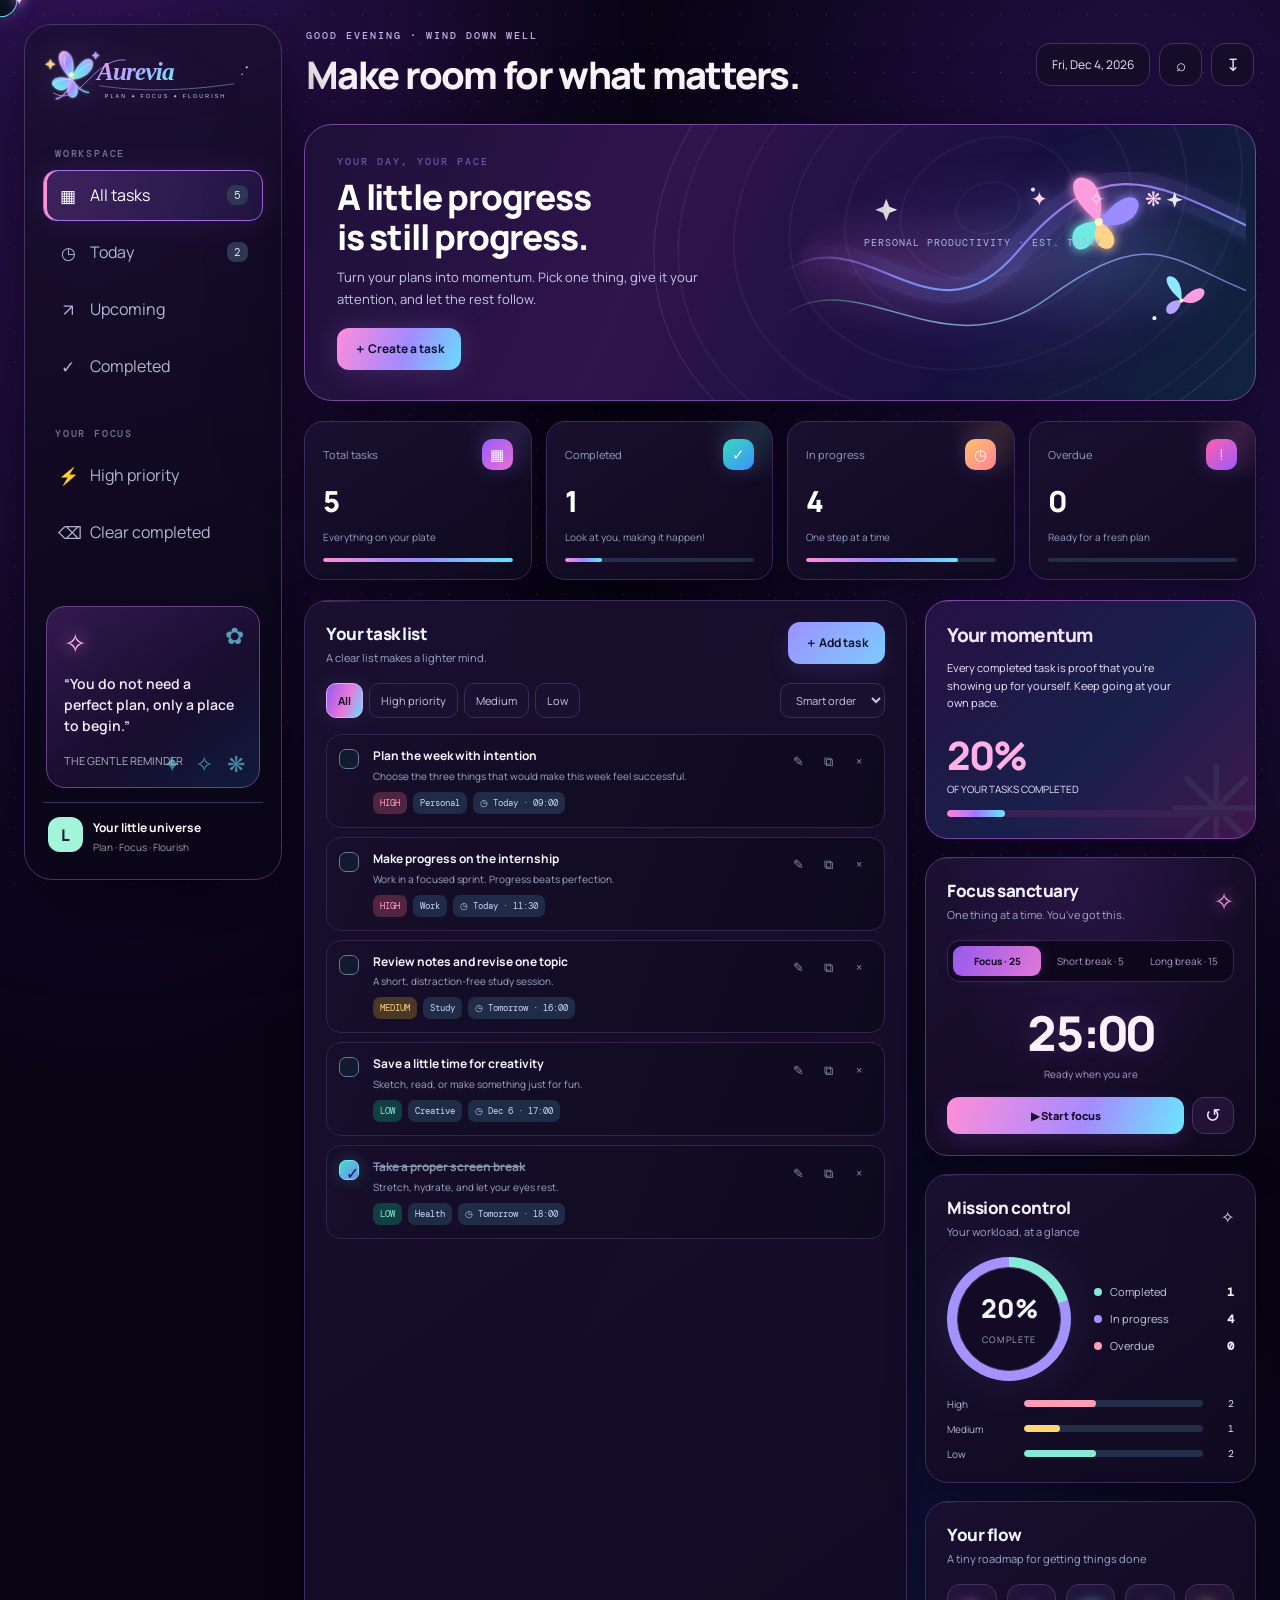
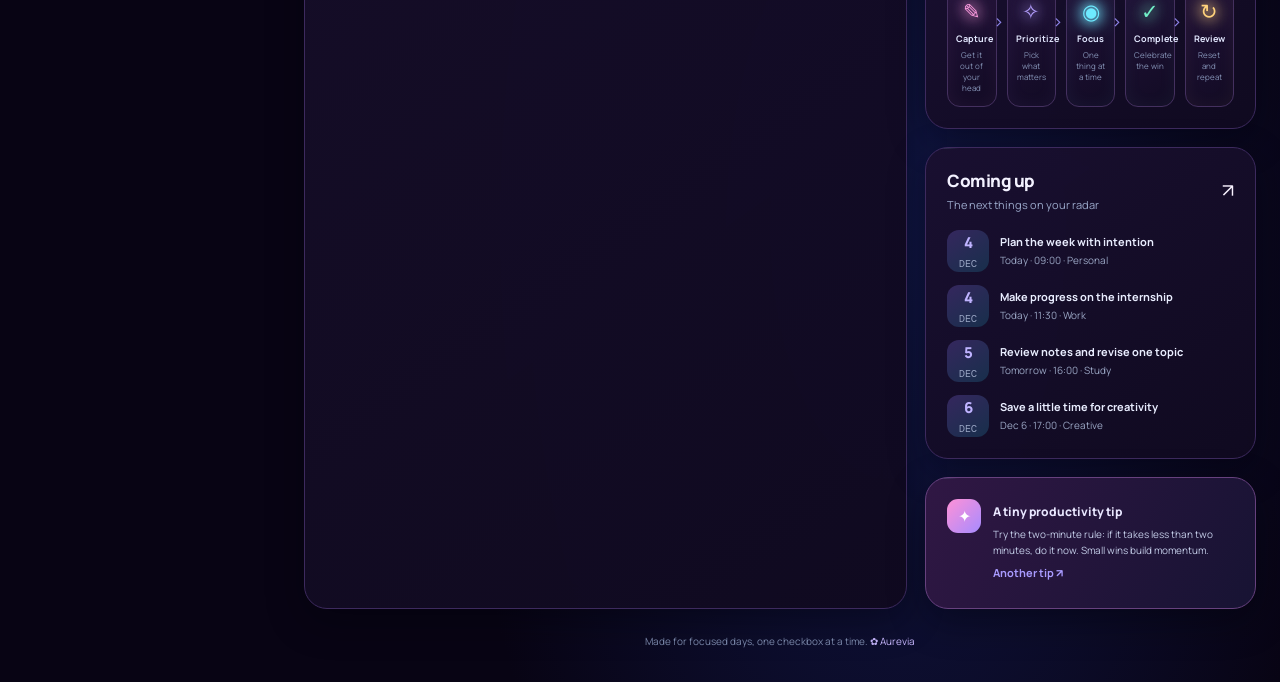
<file: WebDev-L2-Task3-To-Do-App/index.html>
<!DOCTYPE html>
<html lang="en">
<head>
<meta charset="UTF-8" />
<meta name="viewport" content="width=device-width, initial-scale=1.0" />
<meta name="theme-color" content="#100824" />
<title>Aurevia — Focus & Flow Studio</title>
<link rel="preconnect" href="https://fonts.googleapis.com">
<link rel="preconnect" href="https://fonts.gstatic.com" crossorigin>
<link href="https://fonts.googleapis.com/css2?family=DM+Mono:wght@400;500&family=DM+Sans:wght@400;500;600;700&family=Manrope:wght@400;500;600;700;800&display=swap" rel="stylesheet">
<style>
:root{--bg:#f4f3ef;--panel:#fffefa;--ink:#202331;--muted:#858897;--line:#e8e7e2;--purple:#7667ef;--purple2:#a99fff;--mint:#c9f4d7;--peach:#ffd6c4;--yellow:#ffe8a3;--blue:#dce8ff;--shadow:0 18px 60px rgba(31,34,51,.08);--radius:24px}
*{box-sizing:border-box}html{scroll-behavior:smooth}body{margin:0;background:var(--bg);color:var(--ink);font-family:"DM Sans",sans-serif;min-height:100vh;overflow-x:hidden}
body:before{content:"";position:fixed;inset:0;pointer-events:none;opacity:.18;background-image:radial-gradient(#b8b6ae .7px,transparent .7px);background-size:15px 15px;z-index:-1}
button,input,select,textarea{font:inherit}button{cursor:pointer}
.app{max-width:1440px;margin:auto;padding:22px;display:grid;grid-template-columns:250px minmax(0,1fr);gap:22px}
.sidebar{background:#191b29;color:white;border-radius:28px;padding:25px 18px;min-height:calc(100vh - 44px);display:flex;flex-direction:column;position:sticky;top:22px;height:calc(100vh - 44px);overflow:auto}
.brand{display:flex;align-items:center;gap:12px;padding:3px 8px 28px}.brandmark{width:42px;height:42px;border-radius:15px;background:linear-gradient(135deg,#bcb4ff,#7768f0);display:grid;place-items:center;font-size:22px;box-shadow:0 7px 20px #7667ef55}.brand strong{font:800 20px Manrope,sans-serif;letter-spacing:-.8px}.brand small{display:block;color:#aaaabd;font-size:11px;letter-spacing:1.6px;text-transform:uppercase;margin-top:2px}
.navlabel{color:#777b91;font:500 10px "DM Mono",monospace;letter-spacing:1.8px;padding:10px 12px}.nav{display:grid;gap:6px}.nav button{display:flex;align-items:center;gap:12px;border:0;color:#b9bbcb;background:transparent;padding:13px 14px;border-radius:13px;text-align:left;transition:.25s}.nav button .ico{width:20px;text-align:center;font-size:17px}.nav button.active,.nav button:hover{background:#2c2e42;color:white}.nav button.active{box-shadow:inset 3px 0 #a69bff}.nav .count{margin-left:auto;background:#393b51;border-radius:8px;padding:3px 7px;font:11px "DM Mono",monospace}
.sidebar-bottom{margin-top:auto}.quote-card{padding:17px;border-radius:19px;background:linear-gradient(145deg,#2f3048,#24263a);margin:25px 3px 14px}.quote-card .sun{font-size:22px}.quote-card p{font:600 14px/1.5 Manrope;margin:12px 0}.quote-card small{color:#aeb0c2;font-size:11px}.profile{display:flex;gap:10px;align-items:center;padding:12px 5px 0;border-top:1px solid #34364a}.avatar{width:35px;height:35px;display:grid;place-items:center;border-radius:12px;background:var(--mint);color:#273b31;font-weight:800}.profile b{font-size:12px}.profile small{display:block;color:#989bb0;font-size:10px;margin-top:3px}
.main{min-width:0}.topbar{display:flex;justify-content:space-between;align-items:center;gap:15px;margin:5px 2px 24px}.eyebrow{font:500 10px "DM Mono",monospace;letter-spacing:2px;color:var(--muted);text-transform:uppercase}.topbar h1{font:800 clamp(25px,3vw,38px) Manrope,sans-serif;letter-spacing:-1.7px;margin:6px 0 0}.top-actions{display:flex;gap:9px;align-items:center}.iconbtn{width:43px;height:43px;border:1px solid var(--line);border-radius:14px;background:var(--panel);color:var(--ink);font-size:17px;transition:.2s}.iconbtn:hover{transform:translateY(-2px);box-shadow:var(--shadow)}.datepill{border:1px solid var(--line);background:var(--panel);border-radius:14px;padding:12px 15px;font-size:12px;color:#626575}
.hero{position:relative;overflow:hidden;border-radius:28px;padding:28px 30px;min-height:218px;background:#d9d2ff;display:grid;grid-template-columns:1.25fr .75fr;align-items:center;box-shadow:var(--shadow);isolation:isolate}.hero:before{content:"";position:absolute;width:340px;height:340px;border-radius:50%;background:radial-gradient(circle at 35% 35%,#fff9 0 2%,#b1a6ff 3% 35%,#9485f5 36% 62%,#7867e4 63%);right:7%;top:-105px;z-index:-1;box-shadow:inset -28px -20px 45px #5142b766,0 0 0 22px #fff2,0 0 0 45px #fff1;animation:float 8s ease-in-out infinite}.hero:after{content:"";position:absolute;width:410px;height:120px;border:1px solid #fff9;border-radius:50%;right:3%;top:38px;transform:rotate(-24deg);z-index:-1;animation:orbit 16s linear infinite}.hero h2{font:800 clamp(24px,3vw,35px)/1.13 Manrope;letter-spacing:-1.2px;max-width:480px;margin:10px 0}.hero p{color:#49416f;line-height:1.65;font-size:13px;max-width:400px;margin:0 0 18px}.primary{border:0;background:#202331;color:white;padding:12px 17px;border-radius:12px;font-weight:700;font-size:12px;box-shadow:0 8px 18px #20233120;transition:.2s}.primary:hover{transform:translateY(-2px);box-shadow:0 12px 24px #20233130}.hero .primary{background:#fff;color:#302c53}.hero-meta{position:absolute;right:27px;bottom:20px;font:10px "DM Mono",monospace;color:#4d467b;letter-spacing:1px}
.stats{display:grid;grid-template-columns:repeat(4,minmax(0,1fr));gap:13px;margin:20px 0}.stat{padding:17px 18px;background:var(--panel);border:1px solid #ecebe5;border-radius:19px;box-shadow:0 7px 20px #24253a04;transition:.25s}.stat:hover{transform:translateY(-3px);box-shadow:var(--shadow)}.stat-top{display:flex;justify-content:space-between;align-items:center;color:var(--muted);font-size:11px}.stat-icon{width:31px;height:31px;border-radius:10px;display:grid;place-items:center;font-size:15px}.stat strong{display:block;font:800 29px Manrope;letter-spacing:-1px;margin:11px 0 3px}.stat small{font-size:10px;color:var(--muted)}.mini-bar{height:4px;background:#eeede8;border-radius:10px;margin-top:12px;overflow:hidden}.mini-bar span{height:100%;display:block;background:var(--purple);border-radius:10px;transition:width .5s}
.content-grid{display:grid;grid-template-columns:minmax(0,1.55fr) minmax(260px,.85fr);gap:18px}.panel{background:var(--panel);border:1px solid #eae9e3;border-radius:23px;padding:21px;box-shadow:0 7px 24px #24253a04;min-width:0}.panel-head{display:flex;justify-content:space-between;align-items:center;gap:12px;margin-bottom:18px}.panel-head h3{font:800 17px Manrope;margin:0;letter-spacing:-.5px}.sub{font-size:11px;color:var(--muted);margin-top:5px}.textbtn{border:0;background:transparent;color:var(--purple);font-weight:700;font-size:11px;padding:7px}.filters{display:flex;gap:6px;flex-wrap:wrap;margin-bottom:16px}.filter{border:1px solid transparent;background:#f2f1ed;color:#777989;border-radius:10px;padding:8px 11px;font-size:11px;transition:.2s}.filter.active{background:#e8e4ff;color:#5e50cb;border-color:#d6d0ff;font-weight:700}.tasklist{display:grid;gap:9px}.task{display:grid;grid-template-columns:22px minmax(0,1fr) auto;gap:12px;align-items:start;border:1px solid #eeede8;border-radius:15px;padding:13px 12px;transition:transform .2s,border-color .2s,background .2s;animation:rise .35s both}.task:hover{transform:translateX(3px);border-color:#d8d2ff;background:#fff}.check{width:20px;height:20px;border:1.5px solid #c9c8d0;border-radius:7px;background:white;margin-top:1px;display:grid;place-items:center;color:white;transition:.2s}.check.done{background:#7a6bf0;border-color:#7a6bf0}.task-title{font-weight:700;font-size:12px;line-height:1.4;word-break:break-word}.task.done .task-title{text-decoration:line-through;color:#a0a1aa}.task-desc{font-size:10px;color:#9395a1;line-height:1.5;margin-top:4px}.task-meta{display:flex;align-items:center;gap:6px;flex-wrap:wrap;margin-top:8px}.tag{font:9px "DM Mono",monospace;padding:5px 7px;border-radius:7px;background:#f3f2ef;color:#767887}.priority-high{background:#ffe3df;color:#b84e47}.priority-medium{background:#fff0c8;color:#9c7214}.priority-low{background:#ddf5e5;color:#397a51}.task-actions{display:flex;gap:3px;opacity:.25;transition:.2s}.task:hover .task-actions{opacity:1}.task-actions button{border:0;background:transparent;color:#777989;padding:4px;font-size:13px;border-radius:6px}.task-actions button:hover{background:#efedff;color:#6254d7}.empty{text-align:center;padding:34px 10px;color:#9294a0}.empty .empty-icon{font-size:30px;margin-bottom:8px}.empty strong{display:block;color:#454757;font:700 13px Manrope}.empty p{font-size:11px}
.rightcol{display:grid;gap:18px;align-content:start}.focus-card{background:#c9f4d7;border:0;position:relative;overflow:hidden}.focus-card:after{content:"✳";position:absolute;font-size:120px;color:#ffffff80;right:-12px;bottom:-50px;animation:spin 28s linear infinite}.focus-card h3{font:800 19px Manrope;letter-spacing:-.6px;margin:0 0 8px;position:relative;z-index:1}.focus-card p{font-size:11px;line-height:1.6;color:#3b6650;max-width:240px;position:relative;z-index:1}.focus-number{font:800 39px Manrope;letter-spacing:-2px;margin:16px 0 0;position:relative;z-index:1}.focus-label{font-size:10px;color:#47745b;position:relative;z-index:1}.focus-progress{height:7px;background:#a4dbb8;border-radius:10px;overflow:hidden;margin-top:14px;position:relative;z-index:1}.focus-progress span{display:block;height:100%;background:#4e9a6c;border-radius:10px;transition:width .5s}
.calendar-list{display:grid;gap:13px}.calrow{display:grid;grid-template-columns:42px 1fr;gap:11px;align-items:center}.caldate{height:42px;border-radius:12px;background:#f2f0ff;display:grid;place-content:center;text-align:center;color:#685bd0}.caldate b{font:800 15px Manrope}.caldate small{font:9px "DM Mono",monospace}.calrow strong{font-size:11px;display:block}.calrow small{font-size:10px;color:var(--muted);display:block;margin-top:4px}.tip{display:flex;gap:12px;align-items:flex-start;background:#fff2d5;border:0}.tip .bulb{width:34px;height:34px;border-radius:11px;background:#ffe5a1;display:grid;place-items:center;flex-shrink:0}.tip strong{font:800 12px Manrope}.tip p{font-size:10px;color:#80704b;line-height:1.6;margin:5px 0 0}
.footer{text-align:center;color:#9a9ba4;font-size:10px;padding:25px 0 10px}.footer span{color:#7667ef}
.modal-backdrop{position:fixed;inset:0;background:#17182788;backdrop-filter:blur(8px);z-index:20;display:none;place-items:center;padding:18px}.modal-backdrop.open{display:grid;animation:fade .2s}.modal{background:#fffefa;border-radius:24px;padding:25px;width:min(520px,100%);box-shadow:0 25px 100px #0003;animation:pop .25s}.modal-head{display:flex;justify-content:space-between;align-items:center;margin-bottom:20px}.modal-head h3{font:800 21px Manrope;margin:0}.close{border:0;background:#f1f0eb;border-radius:10px;width:35px;height:35px;font-size:19px}.formgrid{display:grid;grid-template-columns:1fr 1fr;gap:13px}.field{display:grid;gap:7px}.field.full{grid-column:1/-1}.field label{font-size:10px;color:#777989;font-weight:700;text-transform:uppercase;letter-spacing:1px}.field input,.field textarea,.field select{border:1px solid #e4e3de;background:#faf9f5;border-radius:12px;padding:12px;color:var(--ink);outline:none;width:100%;font-size:12px}.field input:focus,.field textarea:focus,.field select:focus{border-color:#a79dff;box-shadow:0 0 0 3px #a79dff25}.field textarea{resize:vertical;min-height:75px}.modal-foot{display:flex;justify-content:flex-end;gap:8px;margin-top:20px}.secondary{border:1px solid #e5e4df;background:white;padding:11px 15px;border-radius:11px;font-size:12px}.toast{position:fixed;bottom:24px;left:50%;transform:translate(-50%,20px);background:#202331;color:white;padding:12px 17px;border-radius:12px;font-size:12px;box-shadow:var(--shadow);opacity:0;pointer-events:none;transition:.25s;z-index:40}.toast.show{opacity:1;transform:translate(-50%,0)}
.confetti{position:fixed;top:-15px;width:8px;height:13px;z-index:50;pointer-events:none;animation:fall 1.5s linear forwards}
@keyframes float{0%,100%{transform:translateY(0) rotate(0)}50%{transform:translateY(12px) rotate(5deg)}}@keyframes orbit{to{transform:rotate(336deg)}}@keyframes spin{to{transform:rotate(360deg)}}@keyframes rise{from{opacity:0;transform:translateY(8px)}to{opacity:1;transform:translateY(0)}}@keyframes fade{from{opacity:0}to{opacity:1}}@keyframes pop{from{opacity:0;transform:scale(.96) translateY(8px)}to{opacity:1;transform:scale(1) translateY(0)}}@keyframes fall{to{transform:translateY(110vh) rotate(700deg);opacity:.1}}
@media(max-width:1050px){.app{grid-template-columns:205px minmax(0,1fr);padding:14px;gap:14px}.sidebar{padding:20px 12px;top:14px;height:calc(100vh - 28px);min-height:calc(100vh - 28px)}.content-grid{grid-template-columns:1fr}.rightcol{grid-template-columns:1fr 1fr}.tip{grid-column:1/-1}.hero:before{right:-2%}.stats{grid-template-columns:repeat(2,1fr)}}
@media(max-width:700px){.app{display:block;padding:12px}.sidebar{position:relative;top:0;height:auto;min-height:0;border-radius:22px;padding:12px 13px;margin-bottom:17px;overflow:visible}.brand{padding:0 4px 10px}.brandmark{width:36px;height:36px;border-radius:12px}.brand strong{font-size:17px}.navlabel,.quote-card,.profile{display:none}.nav{display:flex;overflow:auto;gap:5px;padding-bottom:2px}.nav button{white-space:nowrap;padding:10px 11px;font-size:11px}.nav button .ico{font-size:14px}.nav .count{display:none}.topbar{align-items:flex-start;margin:6px 2px 18px}.topbar h1{font-size:27px}.datepill{display:none}.hero{padding:23px 21px;grid-template-columns:1fr;min-height:270px}.hero:before{width:210px;height:210px;right:-24px;top:120px;opacity:.8}.hero:after{right:-50px;top:175px}.hero p{max-width:290px}.hero-meta{font-size:8px;right:13px;bottom:11px}.stats{gap:9px;margin:13px 0}.stat{padding:14px}.stat strong{font-size:25px}.content-grid{gap:13px}.panel{padding:16px;border-radius:19px}.rightcol{grid-template-columns:1fr}.tip{grid-column:auto}.task{grid-template-columns:22px minmax(0,1fr) auto;padding:11px 9px}.task-actions{opacity:.8}.formgrid{grid-template-columns:1fr}.field.full{grid-column:auto}.top-actions{gap:5px}.iconbtn{width:38px;height:38px}.main{width:100%}}
@media(prefers-reduced-motion:reduce){*,*::before,*::after{animation-duration:.01ms!important;animation-iteration-count:1!important;scroll-behavior:auto!important;transition-duration:.01ms!important}}

/* AUREVIA — dark color system */
:root{color-scheme:dark;--bg:#080b17;--panel:#101629;--ink:#f1f3ff;--muted:#929bb8;--line:#28314b;--purple:#a99bff;--purple2:#c9c0ff;--mint:#72e6c1;--peach:#ffb69d;--yellow:#ffd778;--blue:#83c9ff;--shadow:0 18px 60px rgba(0,0,0,.28);--radius:24px}
html{background:#080b17}body{background:radial-gradient(ellipse at 78% 4%,#22204a 0,transparent 30%),radial-gradient(ellipse at 8% 48%,#0e2740 0,transparent 34%),#080b17;color:var(--ink);font-family:Manrope,"DM Sans",sans-serif}
body:before{opacity:.23;background-image:radial-gradient(#9ea9ff .7px,transparent .7px),radial-gradient(#74e9f0 .5px,transparent .5px);background-size:43px 43px,71px 71px;background-position:0 0,19px 22px;z-index:0}
.app{position:relative;z-index:1}.sidebar{background:linear-gradient(165deg,#151c35ed,#0d1326f5 70%);border:1px solid #30395b;box-shadow:0 22px 70px #0005;backdrop-filter:blur(18px)}
.brandmark{background:linear-gradient(135deg,#8cf3e1,#8d7bff 72%);color:#0b1020;box-shadow:0 0 30px #9282ff55}.brand strong{letter-spacing:-1.1px}.nav button{color:#aeb8d5}.nav button.active,.nav button:hover{background:#252c49;color:#fff}.nav button.active{box-shadow:inset 3px 0 #8cefe0}.nav .count{background:#303957;color:#e6e9ff}.quote-card{background:linear-gradient(145deg,#242c4a,#151d34);border:1px solid #3a4568}.profile{border-color:#303957}.avatar{background:#a4f3db;color:#142b32}
.eyebrow{color:#8f9ab9}.topbar h1{color:#f3f4ff;letter-spacing:-1.8px}.iconbtn,.datepill{background:#11182b;border-color:#2a3552;color:#dce3ff}.iconbtn:hover{border-color:#9182ff;box-shadow:0 0 25px #8172ff24}.hero{background:linear-gradient(115deg,#1a2442 0%,#27204b 55%,#152d45 100%);border:1px solid #41456e;box-shadow:0 20px 70px #0003}.hero:before{background:radial-gradient(circle at 34% 30%,#dffcff 0 1%,#8ce9ef 2% 12%,#7476e7 35%,#443d8e 63%,#23244f 76%);box-shadow:inset -24px -18px 42px #101333aa,0 0 0 18px #b7c6ff12,0 0 0 40px #b7c6ff0a,0 0 70px #7c83ff66}.hero:after{border-color:#b8c7ff77}.hero h2{color:#fff}.hero p{color:#c0c9e8}.hero .primary{background:#a8f3e0;color:#111a2c;box-shadow:0 8px 24px #82e7d322}.hero .primary:hover{background:#d0fff2}.hero-meta{color:#b8c3f3}.primary{background:linear-gradient(135deg,#9d91ff,#7dcbff);color:#11152a;box-shadow:0 8px 22px #7d7aff22}.primary:hover{filter:brightness(1.08);box-shadow:0 12px 28px #7d7aff33}
.stat,.panel{background:linear-gradient(145deg,#121a30ed,#0f1629f5);border-color:#293452;box-shadow:0 10px 32px #0002;backdrop-filter:blur(14px)}.stat:hover{border-color:#515b88;box-shadow:0 18px 40px #0003}.stat-top,.stat small,.sub{color:#929fbe}.stat strong{color:#f4f5ff}.stat-icon{color:#dcdcff!important;background:#29284b!important}.mini-bar{background:#252e48}.mini-bar span{background:linear-gradient(90deg,#8e7bff,#73e8df)!important}.panel-head h3{color:#f1f3ff}.textbtn{color:#a99bff}.filter{background:#1a233a;color:#aeb8d5;border-color:#283451}.filter.active{background:#302c5b;color:#dcd5ff;border-color:#6257a8}.task{background:#111a2e;border-color:#27324e}.task:hover{background:#18223b;border-color:#7368c7;box-shadow:0 8px 28px #0002}.task-title{color:#edf0ff}.task.done .task-title{color:#8994b2}.task-desc{color:#9ba7c5}.check{background:#0d1426;border-color:#586481;color:#0a1320}.check.done{background:#76e5c2;border-color:#76e5c2;color:#0a1d23}.tag{background:#202a43;color:#c2cbe4}.priority-high{background:#482b3b;color:#ffb2c2}.priority-medium{background:#493d26;color:#ffda8c}.priority-low{background:#1c443f;color:#9ef0d5}.task-actions button{color:#aeb9d6}.task-actions button:hover{background:#2b2b52;color:#d5ccff}.empty{color:#95a0bf}.empty strong{color:#e9edff}.focus-card{background:linear-gradient(145deg,#143b42,#182d45 70%,#2c2554);border:1px solid #2f7779}.focus-card:after{color:#83f4df12}.focus-card h3{color:#f1fffd}.focus-card p{color:#b4d9dc}.focus-number{color:#a6f5df}.focus-label{color:#a3d5d7}.focus-progress{background:#234b56}.focus-progress span{background:linear-gradient(90deg,#75e7c5,#a99bff)}.caldate{background:#25294c;color:#c5bbff}.calrow strong{color:#e9edff}.calrow small{color:#9ba7c5}.tip{background:linear-gradient(135deg,#28253f,#1b2237);border:1px solid #464064}.tip .bulb{background:#403b64;color:#e3d9ff}.tip strong{color:#e9e7ff}.tip p{color:#aeb8d5}.footer{color:#7885a7}.footer span{color:#a99bff}.modal-backdrop{background:#030611c9;backdrop-filter:blur(12px)}.modal{background:#11192d;border:1px solid #354263;box-shadow:0 30px 100px #0008}.modal-head{border-color:#293552}.modal-head h3{color:#f1f3ff}.close,.secondary{background:#1b2540;border-color:#35415f;color:#dce4ff}.field label{color:#c5cee6}.field input,.field textarea,.field select{background:#0b1223;border-color:#34405f;color:#f0f3ff}.field input:focus,.field textarea:focus,.field select:focus{border-color:#a99bff;box-shadow:0 0 0 3px #a99bff22}.modal-foot{border-color:#293552}.toast{background:#d4fff3;color:#102a2b;box-shadow:0 12px 35px #0005}
/* Inline search and data diagrams */
.searchbar{display:none;gap:9px;align-items:center;margin:-10px 2px 18px;padding:10px 13px;background:#11192d;border:1px solid #3a4569;border-radius:15px}.searchbar.open{display:flex;animation:rise .2s both}.searchbar input{width:100%;min-width:0;background:transparent;border:0;outline:0;color:#f2f4ff;font-size:13px}.searchbar kbd{font:10px "DM Mono",monospace;color:#8794b6;background:#202a43;padding:4px 6px;border-radius:6px}.diagram-panel{overflow:hidden}.diagram-grid{display:grid;grid-template-columns:130px minmax(0,1fr);gap:17px;align-items:center}.donut{--pct:0;width:124px;aspect-ratio:1;border-radius:50%;display:grid;place-items:center;position:relative;background:conic-gradient(#85ead6 calc(var(--pct)*1%),#a393ff 0,#252e49 0);box-shadow:0 0 35px #8a83ff18}.donut:before{content:"";position:absolute;inset:10px;border-radius:50%;background:#11192d;border:1px solid #293552}.donut-center{position:relative;text-align:center}.donut-center strong{display:block;font:800 26px Manrope;color:#f3f4ff}.donut-center small{font-size:9px;color:#9ba8c9;letter-spacing:1px}.chart-legend{display:grid;gap:11px}.legend-row{display:flex;justify-content:space-between;gap:8px;align-items:center;font-size:11px;color:#c0cbe5}.legend-name{display:flex;align-items:center;gap:8px}.legend-dot{width:8px;height:8px;border-radius:50%;display:inline-block}.legend-row b{font:700 12px "DM Mono",monospace;color:#f0f3ff}.priority-chart{display:grid;gap:11px;margin-top:16px}.priority-line{display:grid;grid-template-columns:68px minmax(0,1fr) 22px;gap:9px;align-items:center;font-size:10px;color:#aeb9d5}.priority-track{height:7px;border-radius:99px;background:#252e48;overflow:hidden}.priority-track span{height:100%;display:block;width:0;border-radius:99px;transition:width .45s}.priority-line b{text-align:right;font:10px "DM Mono",monospace;color:#dce4ff}.workflow{display:grid;grid-template-columns:repeat(5,minmax(0,1fr));gap:8px;margin-top:12px}.flow-step{position:relative;padding:12px 8px;border:1px solid #2a3655;border-radius:13px;background:linear-gradient(145deg,#171f38,#11192d);text-align:center;min-width:0}.flow-step:not(:last-child):after{content:"›";position:absolute;right:-8px;top:24px;color:#8d83e8;font-size:18px;z-index:2}.flow-icon{font-size:17px;display:block;margin-bottom:7px}.flow-step strong{font-size:9px;display:block;color:#e3e8ff}.flow-step small{display:block;color:#8593b6;font-size:8px;margin-top:4px;line-height:1.4}.custom-cursor,.cursor-orbit,.cursor-spark{position:fixed;left:0;top:0;pointer-events:none;z-index:9999;display:none;transform:translate(-50%,-50%)}.custom-cursor{width:7px;height:7px;border-radius:50%;background:#c5fff1;box-shadow:0 0 12px #80f7e5,0 0 24px #9b8cff}.cursor-orbit{width:29px;height:29px;border:1px solid #a99bff;border-radius:50%;box-shadow:0 0 15px #8e7cff22;transition:width .16s,height .16s,border-color .16s}.cursor-spark{font-size:12px;color:#b5f9ed;text-shadow:0 0 12px #83eedd;transform:translate(12px,-13px)}body.cursor-ready,body.cursor-ready button,body.cursor-ready a{cursor:none}body.cursor-ready input,body.cursor-ready textarea,body.cursor-ready select{cursor:text}.cursor-active .cursor-orbit{width:42px;height:42px;border-color:#8df3df;box-shadow:0 0 25px #8df3df33}.cursor-active .cursor-spark{color:#c5b9ff}
@media(hover:hover) and (pointer:fine){.custom-cursor,.cursor-orbit,.cursor-spark{display:block}}@media(max-width:700px){.diagram-grid{grid-template-columns:1fr;justify-items:center}.chart-legend{width:100%}.workflow{grid-template-columns:repeat(5,minmax(0,1fr));gap:4px}.flow-step{padding:10px 3px}.flow-step strong{font-size:8px}.flow-step small{display:none}.flow-step:not(:last-child):after{right:-6px}.custom-cursor,.cursor-orbit,.cursor-spark{display:none!important}body.cursor-ready,body.cursor-ready button,body.cursor-ready a{cursor:auto}}
@media(prefers-reduced-motion:reduce){*,*:before,*:after{animation-duration:.01ms!important;animation-iteration-count:1!important;scroll-behavior:auto!important;transition-duration:.01ms!important}}


/* AUREVIA — art-directed upgrade */
:root{--bg:#070b19;--panel:#10172b;--ink:#f5f4ff;--muted:#9ba6c8;--line:#283456;--purple:#a58cff;--purple2:#ff9de2;--shadow:0 20px 65px #0006;--radius:24px}
body{background:radial-gradient(ellipse at 12% 5%,#2b1b55 0,transparent 28%),radial-gradient(ellipse at 86% 28%,#0d3c50 0,transparent 27%),#070b19;color:#f4f3ff}
body:before{opacity:.2;background-image:radial-gradient(#d7d6ff 0.65px,transparent .8px),radial-gradient(#6ce7ff .7px,transparent .9px);background-size:31px 31px,67px 67px;background-position:0 0,13px 19px;animation:starDrift 70s linear infinite}
@keyframes starDrift{to{background-position:240px 140px,-180px 210px}}
.app{max-width:1540px;padding:24px;gap:22px;grid-template-columns:258px minmax(0,1fr)}
.sidebar{background:linear-gradient(165deg,#14182eec,#0b1123f2 70%);border:1px solid #30385b;box-shadow:0 25px 75px #0005;backdrop-filter:blur(18px)}
.brand{padding:0 4px 25px;min-height:76px}.daylight-logo{width:100%;max-width:225px;height:auto;overflow:visible;filter:drop-shadow(0 0 16px #a38cff22)} /* legacy selector kept harmlessly for old markup */
.brandmark{display:none!important}.nav button{border:1px solid transparent;transition:transform .22s,background .22s,border-color .22s,box-shadow .22s}.nav button.active,.nav button:hover{background:linear-gradient(100deg,#5b3a8c66,#163b5a66);border-color:#7664b5;color:#fff;box-shadow:0 0 26px #9b76ff16,inset 3px 0 #ff9de2}.quote-card{background:linear-gradient(145deg,#221b42,#101b33 60%,#112c3c);border:1px solid #493d76;position:relative;overflow:hidden}.quote-card:after{content:'✦  ✧  ❋';position:absolute;right:9px;bottom:8px;color:#79e8ff88;font-size:22px;letter-spacing:5px;animation:twinkle 3s ease-in-out infinite}.quote-card p{color:#f1e9ff;font-size:14px;transition:opacity .3s}.quote-card .sun{color:#ffb8ec;text-shadow:0 0 15px #ff8ad8;font-size:27px}
.topbar h1{color:#fff;letter-spacing:-1.7px}.eyebrow{color:#a6afd1}.iconbtn,.datepill{background:#10182d;border-color:#2b3759;color:#e9eaff}.hero{background:linear-gradient(115deg,#171e3b 0%,#21173d 48%,#102b3b 100%);border:1px solid #514879;box-shadow:0 24px 80px #0004;min-height:238px;padding:30px 32px}.hero:before{display:none!important}.hero:after{display:none!important}.hero h2{color:#fff}.hero p{color:#c6c9e7}.hero .primary{background:linear-gradient(110deg,#ff8cdb,#a28bff 55%,#69dcff);color:#0b1024;box-shadow:0 0 28px #ad8bff35}.hero-meta{color:#a8b7e4}.hero-art{position:absolute;right:0;top:0;bottom:0;width:49%;pointer-events:none;opacity:.98;z-index:-0;mask-image:linear-gradient(90deg,transparent 0%,#000 25%)}.hero-art svg{width:100%;height:100%;overflow:visible}.float-petal{transform-box:fill-box;transform-origin:center;animation:petalFloat 5s ease-in-out infinite}.float-petal.delay{animation-delay:-2.3s}@keyframes petalFloat{0%,100%{translate:0 0;rotate:-4deg}50%{translate:0 -13px;rotate:7deg}}
.hero>div:first-child{position:relative;z-index:1}.stats{gap:14px}.stat,.panel{background:linear-gradient(145deg,#121b31f2,#0d1427f2);border:1px solid #2b385b;box-shadow:0 12px 34px #0002;backdrop-filter:blur(12px)}.stat{position:relative;overflow:hidden;transition:transform .3s,border-color .3s,box-shadow .3s}.stat:after{content:'';position:absolute;inset:auto -15% -60% 35%;height:90px;background:radial-gradient(ellipse,#a58cff25,transparent 70%);pointer-events:none}.stat:hover{transform:translateY(-5px);border-color:#7f6ac2;box-shadow:0 18px 38px #0004,0 0 26px #8e7cff12}.stat strong{color:#fff}.stat-icon{color:#fff!important;background:linear-gradient(135deg,#8f72ff,#ff8bd7)!important;box-shadow:0 0 20px #9a7cff38}.stat:nth-child(2) .stat-icon{background:linear-gradient(135deg,#3fe2c3,#438fff)!important}.stat:nth-child(3) .stat-icon{background:linear-gradient(135deg,#ffca7d,#ff8d9f)!important}.stat:nth-child(4) .stat-icon{background:linear-gradient(135deg,#ff78b4,#9c6bff)!important}.mini-bar{background:#242d49}.mini-bar span{background:linear-gradient(90deg,#ff8cdb,#9c8bff,#63e4ff)!important}
.panel-head h3{color:#f3f2ff}.sub{color:#9aa8ca}.filter{background:#151f37;color:#bdc8e5;border-color:#2a3656}.filter.active{background:linear-gradient(110deg,#8f68ed,#d77de6 55%,#5cbce7);color:#10152a;border-color:#c3a3ff;box-shadow:0 0 24px #a27bff25}.task{background:linear-gradient(110deg,#111b31,#0c1426);border-color:#243251}.task:hover{background:linear-gradient(110deg,#1b2542,#122338);border-color:#7968bd;transform:translateY(-2px);box-shadow:0 9px 26px #0003}.task-title{color:#f3f4ff}.task-desc{color:#9ba8c9}.tag{background:#202b47;color:#cbd6f4}.priority-high{background:#51243f;color:#ff9dc8}.priority-medium{background:#4a3826;color:#ffd27f}.priority-low{background:#123f43;color:#81f0d2}.check{background:#111a2f;border-color:#6978a3}.check.done{background:linear-gradient(135deg,#46dfc5,#7188ff);border-color:#79e8ff;box-shadow:0 0 17px #59e5df3b}.task-actions{opacity:.7}.task-actions button{color:#b8c5e6}.task-actions button:hover{background:#342755;color:#ffb1eb}.empty strong{color:#e6e9ff}.focus-card{background:linear-gradient(130deg,#183c43,#24315c 55%,#41244f);border:1px solid #3d6c81}.focus-card p,.focus-label{color:#c0d9e7}.focus-progress{background:#1c4a54}.focus-progress span{background:linear-gradient(90deg,#65e8cf,#8e8aff,#ff8fd6)}.caldate{background:linear-gradient(145deg,#35275e,#172f4b);color:#bfb3ff}.tip{background:linear-gradient(120deg,#302344,#192944);border:1px solid #5c426e}.tip .bulb{background:linear-gradient(135deg,#ff9ddf,#a18bff);color:#fff}.tip p{color:#c3cce7}.donut{box-shadow:0 0 45px #a28aff1d}.donut:before{background:#10182d;border-color:#2c3858}.workflow{gap:10px}.flow-step{background:linear-gradient(145deg,#18213b,#10182b);border-color:#2f3d62;transition:transform .25s,border-color .25s,box-shadow .25s}.flow-step:hover{transform:translateY(-4px);border-color:#8c75d9;box-shadow:0 8px 25px #9277ff16}.flow-step:nth-child(1) .flow-icon{color:#ff9de2;text-shadow:0 0 14px #ff9de2}.flow-step:nth-child(2) .flow-icon{color:#a99aff;text-shadow:0 0 14px #a99aff}.flow-step:nth-child(3) .flow-icon{color:#73e7ff;text-shadow:0 0 14px #73e7ff}.flow-step:nth-child(4) .flow-icon{color:#71f0c9;text-shadow:0 0 14px #71f0c9}.flow-step:nth-child(5) .flow-icon{color:#ffd38a;text-shadow:0 0 14px #ffd38a}.footer{color:#7f8db0}.footer span{color:#c8b8ff}
.custom-cursor{width:8px;height:8px;background:#fff;box-shadow:0 0 8px #fff,0 0 17px #6eeaff,0 0 28px #ad78ff}.cursor-orbit{width:34px;height:34px;border:1px solid #c6a4ff;box-shadow:0 0 15px #9c81ff2e,inset 0 0 9px #6eeaff18}.cursor-spark{font-size:15px;color:#ff9de2;text-shadow:0 0 10px #ff9de2,0 0 18px #8e8cff}.cursor-active .cursor-orbit{width:48px;height:48px;border-color:#6eeaff;box-shadow:0 0 25px #6eeaff44,inset 0 0 12px #ff9de222}.cursor-active .cursor-spark{color:#ffe0a4}
@keyframes rise{from{opacity:0;transform:translateY(12px)}to{opacity:1;transform:translateY(0)}}@keyframes twinkle{0%,100%{opacity:.45;transform:translateY(0)}50%{opacity:1;transform:translateY(-3px)}}
button:focus-visible,input:focus-visible,select:focus-visible,textarea:focus-visible{outline:2px solid #83eaff;outline-offset:3px}
@media(max-width:1050px){.app{grid-template-columns:205px minmax(0,1fr)}.hero-art{width:44%;opacity:.72}}
@media(max-width:700px){.app{display:block;padding:12px}.sidebar{position:relative;height:auto;min-height:0;margin-bottom:17px}.brand{min-height:0;padding:0 4px 12px}.daylight-logo{max-width:190px;width:190px}.hero{min-height:275px}.hero-art{width:85%;opacity:.38;top:95px}.hero-meta{z-index:2}.hero h2,.hero p{max-width:90%}.stats{grid-template-columns:repeat(2,minmax(0,1fr))}}
@media(prefers-reduced-motion:reduce){body:before,.float-petal,.quote-card:after{animation:none!important}.stat,.task,.flow-step,.nav button{transition:none!important}}


/* AUREVIA — signature visual system */
.aurevia-logo{display:block;width:100%;max-width:232px;height:auto;overflow:visible;filter:drop-shadow(0 0 18px #b98bff25);transition:filter .35s,transform .35s;}
.aurevia-logo:hover{filter:drop-shadow(0 0 22px #ff8ddd55);transform:translateY(-2px) scale(1.015)}
.brand{display:block;padding:0 0 25px;min-height:76px}
.hero{background:linear-gradient(118deg,#171936 0%,#21183e 38%,#102e43 72%,#192044 100%);border:1px solid #514879;box-shadow:0 24px 80px #0004;min-height:250px}
.hero:before,.hero:after{display:none!important}
.hero:after{content:'';display:block!important;position:absolute;inset:-50% -10% auto auto;width:66%;height:180%;border:1px solid #8deaff22;border-radius:50%;transform:rotate(-18deg);background:repeating-radial-gradient(ellipse at center,transparent 0 29px,#a98aff13 30px 31px,transparent 32px 54px);z-index:0;animation:petalOrbit 26s linear infinite}
.hero:before{content:'';display:block!important;position:absolute;right:3%;top:8%;width:210px;height:190px;border-radius:44% 56% 61% 39%;background:radial-gradient(ellipse at 35% 35%,#ffb5e7aa,transparent 34%),radial-gradient(ellipse at 65% 60%,#69e9ff55,transparent 38%),radial-gradient(ellipse at 50% 50%,#8f70ff18,transparent 68%);filter:blur(2px);box-shadow:none;z-index:0;animation:auroraPulse 7s ease-in-out infinite alternate}
.hero-art{z-index:0;right:2%;width:48%;opacity:1;filter:drop-shadow(0 0 18px #a98aff25);animation:artFloat 8s ease-in-out infinite}
.hero-art:after{content:'✦  ✧  ❋';position:absolute;right:14%;top:22%;font-size:20px;letter-spacing:18px;color:#ffd4f2;text-shadow:0 0 18px #a78cff;animation:twinkle 3.4s ease-in-out infinite;pointer-events:none}
.hero h2,.hero p,.hero .primary,.hero-meta{position:relative;z-index:2}
.stat{overflow:hidden}.stat:before{content:'';position:absolute;width:110px;height:110px;border-radius:50%;right:-44px;top:-50px;background:radial-gradient(circle,#a88bff20,transparent 70%);animation:auroraPulse 5s ease-in-out infinite alternate;pointer-events:none}
.stat:nth-child(2):before{background:radial-gradient(circle,#52e8cb25,transparent 70%)}.stat:nth-child(3):before{background:radial-gradient(circle,#ffb65a26,transparent 70%)}.stat:nth-child(4):before{background:radial-gradient(circle,#ff73bd28,transparent 70%)}
.panel{position:relative;overflow:hidden}.panel:before{content:'';position:absolute;left:-35%;top:0;width:45%;height:1px;background:linear-gradient(90deg,transparent,#a8f2ff,transparent);opacity:.7;animation:panelGleam 8s ease-in-out infinite;pointer-events:none}
.quote-card{background:linear-gradient(145deg,#2c1d4a,#101b33 60%,#103344);border-color:#55417b}.quote-card p{color:#f4eaff}.quote-card .sun{color:#ffb5e7;text-shadow:0 0 18px #ff8ddd}.quote-card:before{content:'✿';position:absolute;right:15px;top:12px;color:#76eaff;font-size:23px;opacity:.65;animation:flowerSway 5s ease-in-out infinite;transform-origin:bottom center}
.custom-cursor{width:9px;height:9px;background:linear-gradient(135deg,#fff,#83f4ff);box-shadow:0 0 10px #fff,0 0 20px #62eaff,0 0 34px #d878ff}.cursor-orbit{width:35px;height:35px;border:1px solid transparent;background:linear-gradient(#0a1020,#0a1020) padding-box,conic-gradient(from 0deg,#ff8fdb,#9b8cff,#62eaff,#70f2ca,#ffd17a,#ff8fdb) border-box;box-shadow:0 0 20px #9b8cff30;animation:cursorRotate 7s linear infinite}.cursor-spark{font-size:17px;color:#ffd1f0;text-shadow:0 0 10px #ff9de2,0 0 18px #8e8cff}.cursor-active .cursor-orbit{width:48px;height:48px;box-shadow:0 0 28px #6eeaff50}.cursor-active .cursor-spark{color:#ffe6a8;transform:translate(15px,-17px) scale(1.15)}
.flow-step:nth-child(1){--flow:#ff9de2}.flow-step:nth-child(2){--flow:#b6a0ff}.flow-step:nth-child(3){--flow:#6eeaff}.flow-step:nth-child(4){--flow:#72f0c8}.flow-step:nth-child(5){--flow:#ffd27c}.flow-step{border-color:color-mix(in srgb,var(--flow,#8e8aff) 28%,#263451);box-shadow:inset 0 0 18px color-mix(in srgb,var(--flow,#8e8aff) 5%,transparent)}.flow-icon{color:var(--flow,#c6baff)!important;filter:drop-shadow(0 0 8px var(--flow,#c6baff));font-size:21px}
@keyframes petalOrbit{to{transform:rotate(342deg)}}@keyframes auroraPulse{from{opacity:.48;transform:scale(.94)}to{opacity:1;transform:scale(1.06)}}@keyframes artFloat{0%,100%{translate:0 0}50%{translate:0 -8px}}@keyframes panelGleam{0%,35%{transform:translateX(-30%);opacity:0}55%{opacity:.8}100%{transform:translateX(330%);opacity:0}}@keyframes flowerSway{0%,100%{rotate:-8deg}50%{rotate:9deg}}@keyframes cursorRotate{to{rotate:360deg}}
@media(max-width:700px){.brand{min-height:0;padding:0 4px 12px}.aurevia-logo{max-width:190px;width:190px}.hero{min-height:275px}.hero:before{width:150px;height:140px;right:0;top:115px}.hero:after{right:-50%;width:100%}.hero-art{width:82%;opacity:.42;top:95px}.hero h2,.hero p{max-width:90%}}
@media(prefers-reduced-motion:reduce){.hero:before,.hero:after,.hero-art,.stat:before,.panel:before,.quote-card:before,.cursor-orbit{animation:none!important}}


/* AUREVIA — deep violet art direction */
:root{--bg:#080414;--panel:#120b25;--ink:#f8f2ff;--muted:#b0a0d2;--line:#382455;--purple:#b58cff;--purple2:#ff91d7;--mint:#76f0dc;--shadow:0 24px 75px #03010bcc}
body{background:radial-gradient(ellipse at 8% 4%,#32145b 0,transparent 32%),radial-gradient(ellipse at 88% 14%,#25104d 0,transparent 31%),radial-gradient(ellipse at 70% 80%,#111747 0,transparent 35%),#080414;color:#f8f2ff}
body:before{opacity:.24;background-image:radial-gradient(#f0dfff .65px,transparent .85px),radial-gradient(#9b7dff .7px,transparent .9px),radial-gradient(#67eaff .6px,transparent .9px);background-size:29px 29px,61px 61px,97px 97px;background-position:0 0,13px 19px,27px 9px}
.sidebar{background:linear-gradient(165deg,#1c1033f5,#0b0719f8 76%);border-color:#49316a;box-shadow:0 25px 80px #03010bcc}
.nav button.active,.nav button:hover{background:linear-gradient(100deg,#7544a766,#38226d66);border-color:#a66ee8;box-shadow:0 0 30px #b46cff20,inset 3px 0 #ff91d7}
.quote-card{background:linear-gradient(145deg,#32194f,#170d2d 60%,#101b3d);border-color:#69418c}
.topbar h1{color:#fff8ff}.eyebrow{color:#c6b3eb}.iconbtn,.datepill{background:#160d2b;border-color:#45305f;color:#f1e8ff}
.hero{background:linear-gradient(115deg,#1d1038 0%,#30144c 37%,#17103e 70%,#10253e 100%);border-color:#75499b;box-shadow:0 25px 85px #03010b99}
.hero:before{content:'';display:block!important;position:absolute;right:2%;top:8%;width:46%;height:88%;border-radius:50%;background:radial-gradient(ellipse at 25% 50%,#ff8dd722,transparent 38%),radial-gradient(ellipse at 65% 45%,#6ceaff20,transparent 42%),radial-gradient(ellipse at 50% 50%,#9c67ff24,transparent 68%);filter:blur(4px);box-shadow:none;z-index:0;animation:auroraPulse 7s ease-in-out infinite alternate}
.hero:after{content:'';display:block!important;position:absolute;inset:-65% -8% auto auto;width:72%;height:190%;border:1px solid #bda2ff2b;border-radius:50%;transform:rotate(-20deg);background:repeating-radial-gradient(ellipse at center,transparent 0 31px,#d8aaff12 32px 33px,transparent 34px 57px);z-index:0;animation:petalOrbit 30s linear infinite}
.hero-art{right:1%;width:49%;filter:drop-shadow(0 0 24px #a66cff38)}
.stat,.panel{background:linear-gradient(145deg,#1a1030f5,#100a20f7);border-color:#3d2a5e;box-shadow:0 12px 36px #02010a66}
.stat:hover{border-color:#a06be2;box-shadow:0 20px 42px #03010b,0 0 25px #9b65ff18}
.stat-icon{background:linear-gradient(135deg,#985aff,#ed70d3)!important}.stat:nth-child(2) .stat-icon{background:linear-gradient(135deg,#32d9be,#418dff)!important}.stat:nth-child(3) .stat-icon{background:linear-gradient(135deg,#ffc16e,#ff7f9c)!important}.stat:nth-child(4) .stat-icon{background:linear-gradient(135deg,#ff5ea8,#985aff)!important}
.task{background:linear-gradient(110deg,#170e2b,#0e0a1e);border-color:#33234e}.task:hover{background:linear-gradient(110deg,#291642,#151034);border-color:#9d70df;box-shadow:0 10px 28px #02010a88}.filter{background:#1a1030;color:#d0c1ed;border-color:#3c2a5a}.filter.active{background:linear-gradient(110deg,#9858f3,#e879d6 55%,#64dfff);color:#160a28;border-color:#d7b0ff}
.focus-card{background:linear-gradient(135deg,#271044,#19204b 55%,#40174d);border:1px solid #7843a4}.focus-card h3,.focus-card p,.focus-label{color:#f1e5ff}.focus-number{color:#ffb1e6}.focus-progress{background:#392253}.focus-progress span{background:linear-gradient(90deg,#ff83d2,#9f79ff,#65e8ff)}
.tip{background:linear-gradient(120deg,#301744,#171333);border-color:#67417e}.tip .bulb{background:linear-gradient(135deg,#ff91d7,#a68bff);color:#fff}
.donut:before{background:#130b26;border-color:#493162}.flow-step{background:linear-gradient(145deg,#211238,#120b24);border-color:#44305f}.modal{background:#160d29;border-color:#4d346c}.field input,.field textarea,.field select{background:#0e071b;border-color:#49305f;color:#fff4ff}.close,.secondary{background:#24153c;border-color:#51376f;color:#f3eaff}.toast{background:linear-gradient(100deg,#f08bda,#b49aff,#7beaff);color:#160821}
.lumabloom-logo,.aurevia-logo{display:block;width:100%;max-width:232px;height:auto;overflow:visible;filter:drop-shadow(0 0 18px #bd84ff35);transition:filter .35s,transform .35s}.aurevia-logo:hover{filter:drop-shadow(0 0 24px #ff8ddd66);transform:translateY(-2px) scale(1.015)}
.task-actions{opacity:.68}.task-actions button{min-width:27px;min-height:27px;border-radius:8px}.task-actions button:hover{background:#4b236a;color:#ffe3ff}
.toast{display:flex;align-items:center;gap:14px;max-width:calc(100vw - 28px)}.toast-action{border:1px solid #ffffff88;background:#ffffff30;color:#1a0828;border-radius:9px;padding:6px 10px;font-weight:800;font-size:11px;white-space:nowrap}
@keyframes violetShimmer{0%,100%{filter:hue-rotate(0deg);opacity:.75}50%{filter:hue-rotate(28deg);opacity:1}}
@media(max-width:700px){.hero:before{width:65%;height:60%;right:0;top:34%}.hero:after{right:-45%;width:100%}.hero-art{width:80%;opacity:.48;top:85px}}


/* Aurevia focus sanctuary */
.aurevia-timer{background:radial-gradient(ellipse at 50% 0%,#6930a633,transparent 65%),linear-gradient(145deg,#1b1032,#10091f);border-color:#553575}.timer-gem{font-size:24px;color:#ff9de2;text-shadow:0 0 16px #e879d6;animation:twinkle 2.8s ease-in-out infinite}.timer-modes{display:flex;gap:5px;background:#0d071b;padding:5px;border:1px solid #392450;border-radius:13px}.timer-mode{flex:1;min-width:0;border:0;background:transparent;color:#a99ac8;border-radius:9px;padding:8px 5px;font-size:10px;transition:all .2s}.timer-mode.active{background:linear-gradient(110deg,#9959ed,#df78d7);color:#180a2b;box-shadow:0 0 18px #b86bff24;font-weight:800}.timer-face{font:800 clamp(36px,4vw,48px) Manrope,sans-serif;letter-spacing:-2px;text-align:center;margin:18px 0 2px;color:#fff0ff;text-shadow:0 0 24px #ad7aff33;font-variant-numeric:tabular-nums}.timer-caption{text-align:center;color:#a99acb;font-size:10px;min-height:15px}.timer-actions{display:flex;gap:8px;margin-top:15px}.timer-start{flex:1;border:0;border-radius:12px;padding:11px;background:linear-gradient(110deg,#ff8ed9,#a78aff 58%,#6be5ff);color:#180a2a;font-weight:800;font-size:11px;box-shadow:0 7px 20px #8b55d933}.timer-reset{width:42px;border:1px solid #49315f;background:#211236;color:#f2dfff;border-radius:12px;font-size:19px}.timer-start:hover,.timer-reset:hover{transform:translateY(-2px);filter:brightness(1.08)}

</style>
</head>
<body>
<div class="app">
<aside class="sidebar">
  <div class="brand"><img class="aurevia-logo" src="aurevia-logo.svg" alt="Aurevia — Plan, Focus, Flourish"></div>
  <div class="navlabel">WORKSPACE</div>
  <nav class="nav" aria-label="Task views">
    <button type="button" class="active" data-view="all"><span class="ico">▦</span> All tasks <span class="count" id="navAll">0</span></button>
    <button type="button" data-view="today"><span class="ico">◷</span> Today <span class="count" id="navToday">0</span></button>
    <button type="button" data-view="upcoming"><span class="ico">↗</span> Upcoming</button>
    <button type="button" data-view="completed"><span class="ico">✓</span> Completed</button>
  </nav>
  <div class="navlabel" style="margin-top:25px">YOUR FOCUS</div>
  <nav class="nav">
    <button type="button" data-view="high"><span class="ico">⚡</span> High priority</button>
    <button type="button" id="clearDone"><span class="ico">⌫</span> Clear completed</button>
  </nav>
  <div class="sidebar-bottom">
    <div class="quote-card"><div class="sun" aria-hidden="true">✧</div><p id="dailyQuote">“Small steps still move you forward.”</p><small id="quoteAuthor">AUREVIA · A LITTLE REMINDER</small></div>
    <div class="profile"><div class="avatar">L</div><div><b>Your little universe</b><small>Plan · Focus · Flourish</small></div></div>
  </div>
</aside>
<main class="main">
  <header class="topbar"><div><div class="eyebrow" id="greeting">A FRESH START</div><h1 id="pageTitle">Make room for what matters.</h1></div><div class="top-actions"><div class="datepill" id="datePill"></div><button type="button" class="iconbtn" id="searchBtn" title="Search tasks" aria-label="Search tasks">⌕</button><button type="button" class="iconbtn" id="exportBtn" title="Export tasks" aria-label="Export tasks">↧</button></div></header>
  <div class="searchbar" id="searchbar"><span aria-hidden="true">⌕</span><input id="searchInput" type="search" placeholder="Search tasks, notes, categories…" aria-label="Search tasks"><kbd>ESC</kbd></div>
  <section class="hero">
    <div><div class="eyebrow" style="color:#665aab">YOUR DAY, YOUR PACE</div><h2>A little progress<br>is still progress.</h2><p>Turn your plans into momentum. Pick one thing, give it your attention, and let the rest follow.</p><button type="button" class="primary" id="heroAdd">＋ Create a task</button></div>
    <div class="hero-art" aria-hidden="true"><svg viewBox="0 0 460 230" xmlns="http://www.w3.org/2000/svg"><defs><linearGradient id="ribbonA" x1="0" y1="0" x2="1" y2="1"><stop stop-color="#ff8ad8"/><stop offset=".5" stop-color="#8d80ff"/><stop offset="1" stop-color="#63e7ff"/></linearGradient><linearGradient id="ribbonB"><stop stop-color="#74f1d3"/><stop offset="1" stop-color="#a18aff"/></linearGradient><filter id="softGlow"><feGaussianBlur stdDeviation="5" result="blur"/><feMerge><feMergeNode in="blur"/><feMergeNode in="SourceGraphic"/></feMerge></filter></defs><path d="M-20 148C70 38 142 214 234 105S375 40 490 92" fill="none" stroke="url(#ribbonA)" stroke-width="25" opacity=".13" filter="url(#softGlow)"/><path d="M-20 148C70 38 142 214 234 105S375 40 490 92" fill="none" stroke="url(#ribbonA)" stroke-width="2.2" opacity=".9"/><path d="M-10 178C70 100 155 230 265 150S390 120 480 150" fill="none" stroke="url(#ribbonB)" stroke-width="1.5" opacity=".75"/><g class="float-petal" transform="translate(315 75)" filter="url(#softGlow)"><path d="M0 0C-38-28-27-54-7-40C4-30 4-12 0 0Z" fill="#ff9dde"/><path d="M0 0C28-40 50-23 34-5C23 5 9 5 0 0Z" fill="#9b8cff"/><path d="M0 0C-2 31-28 35-26 14C-25 3-12-1 0 0Z" fill="#73e9e3"/><path d="M0 0C25 12 15 34 1 24C-6 18-5 7 0 0Z" fill="#ffd38a"/><circle r="4" fill="#fff3c8"/></g><g fill="#fff" opacity=".9"><path d="M105 52l3 8 8 3-8 3-3 8-3-8-8-3 8-3z"/><path d="M390 45l2 6 6 2-6 2-2 6-2-6-6-2 6-2z"/><circle cx="250" cy="43" r="2"/><circle cx="370" cy="170" r="2"/></g><g class="float-petal delay" transform="translate(395 155) scale(.7)"><path d="M0 0C-30-25-23-42-8-31C0-23 1-10 0 0Z" fill="#8ee8ff"/><path d="M0 0C25-30 42-15 27-2C17 6 6 4 0 0Z" fill="#ff9de2"/><path d="M0 0C-4 23-25 24-21 9C-18 2-8-2 0 0Z" fill="#b6a2ff"/><circle r="3" fill="#fff1c7"/></g></svg></div><div class="hero-meta">PERSONAL PRODUCTIVITY · EST. TODAY</div>
  </section>
  <section class="stats">
    <div class="stat"><div class="stat-top">Total tasks <span class="stat-icon" style="background:#e8e4ff">▦</span></div><strong id="totalNum">0</strong><small>Everything on your plate</small><div class="mini-bar"><span id="totalBar" style="width:0"></span></div></div>
    <div class="stat"><div class="stat-top">Completed <span class="stat-icon" style="background:#d9f5e2">✓</span></div><strong id="doneNum">0</strong><small id="doneCaption">Keep your streak going</small><div class="mini-bar"><span id="doneBar" style="width:0;background:#55aa78"></span></div></div>
    <div class="stat"><div class="stat-top">In progress <span class="stat-icon" style="background:#fff0d0">◷</span></div><strong id="pendingNum">0</strong><small>One step at a time</small><div class="mini-bar"><span id="pendingBar" style="width:0;background:#e7b54c"></span></div></div>
    <div class="stat"><div class="stat-top">Overdue <span class="stat-icon" style="background:#ffe0dd">!</span></div><strong id="overdueNum">0</strong><small>Ready for a fresh plan</small><div class="mini-bar"><span id="overdueBar" style="width:0;background:#df766b"></span></div></div>
  </section>
  <div class="content-grid">
    <section class="panel">
      <div class="panel-head"><div><h3 id="listTitle">Your task list</h3><div class="sub" id="listSub">A clear list makes a lighter mind.</div></div><button type="button" class="primary" id="addBtn">＋ Add task</button></div>
      <div class="filters"><button type="button" class="filter active" data-filter="all">All</button><button type="button" class="filter" data-filter="high">High priority</button><button type="button" class="filter" data-filter="medium">Medium</button><button type="button" class="filter" data-filter="low">Low</button><select id="sortTasks" aria-label="Sort tasks" class="filter" style="margin-left:auto"><option value="smart">Smart order</option><option value="due">Due date</option><option value="priority">Priority</option><option value="title">A–Z title</option><option value="newest">Newest first</option></select></div>
      <div class="tasklist" id="taskList"></div>
    </section>
    <div class="rightcol">
      <section class="panel focus-card"><h3>Your momentum</h3><p>Every completed task is proof that you're showing up for yourself. Keep going at your own pace.</p><div class="focus-number"><span id="momentumPct">0</span>%</div><div class="focus-label">OF YOUR TASKS COMPLETED</div><div class="focus-progress"><span id="momentumBar" style="width:0"></span></div></section>
      <section class="panel aurevia-timer"><div class="panel-head"><div><h3>Focus sanctuary</h3><div class="sub">One thing at a time. You've got this.</div></div><span class="timer-gem" aria-hidden="true">✧</span></div><div class="timer-modes" role="group" aria-label="Focus timer duration"><button type="button" class="timer-mode active" data-minutes="25">Focus · 25</button><button type="button" class="timer-mode" data-minutes="5">Short break · 5</button><button type="button" class="timer-mode" data-minutes="15">Long break · 15</button></div><div class="timer-face" id="focusClock" aria-live="off">25:00</div><div class="timer-caption" id="focusCaption">Ready when you are</div><div class="timer-actions"><button type="button" class="timer-start" id="focusStart">▶ Start focus</button><button type="button" class="timer-reset" id="focusReset" aria-label="Reset timer" title="Reset timer">↺</button></div></section>
      <section class="panel diagram-panel"><div class="panel-head"><div><h3>Mission control</h3><div class="sub">Your workload, at a glance</div></div><span aria-hidden="true">✧</span></div><div class="diagram-grid"><div class="donut" id="completionDonut" role="img" aria-label="Task completion chart"><div class="donut-center"><strong id="donutPct">0%</strong><small>COMPLETE</small></div></div><div class="chart-legend"><div class="legend-row"><span class="legend-name"><i class="legend-dot" style="background:#85ead6"></i>Completed</span><b id="chartDone">0</b></div><div class="legend-row"><span class="legend-name"><i class="legend-dot" style="background:#a393ff"></i>In progress</span><b id="chartPending">0</b></div><div class="legend-row"><span class="legend-name"><i class="legend-dot" style="background:#ff9db4"></i>Overdue</span><b id="chartOverdue">0</b></div></div></div><div class="priority-chart" aria-label="Tasks by priority"><div class="priority-line"><span>High</span><div class="priority-track"><span id="highTrack" style="background:#ff9db4"></span></div><b id="highCount">0</b></div><div class="priority-line"><span>Medium</span><div class="priority-track"><span id="mediumTrack" style="background:#ffd778"></span></div><b id="mediumCount">0</b></div><div class="priority-line"><span>Low</span><div class="priority-track"><span id="lowTrack" style="background:#85ead6"></span></div><b id="lowCount">0</b></div></div></section>
      <section class="panel diagram-panel"><div class="panel-head"><div><h3>Your flow</h3><div class="sub">A tiny roadmap for getting things done</div></div></div><div class="workflow" aria-label="Capture, prioritize, focus, complete, review"><div class="flow-step"><span class="flow-icon">✎</span><strong>Capture</strong><small>Get it out of your head</small></div><div class="flow-step"><span class="flow-icon">✧</span><strong>Prioritize</strong><small>Pick what matters</small></div><div class="flow-step"><span class="flow-icon">◉</span><strong>Focus</strong><small>One thing at a time</small></div><div class="flow-step"><span class="flow-icon">✓</span><strong>Complete</strong><small>Celebrate the win</small></div><div class="flow-step"><span class="flow-icon">↻</span><strong>Review</strong><small>Reset and repeat</small></div></div></section>
      <section class="panel"><div class="panel-head"><div><h3>Coming up</h3><div class="sub">The next things on your radar</div></div><span style="font-size:19px">↗</span></div><div class="calendar-list" id="upcomingList"></div></section>
      <section class="panel tip"><div class="bulb">✦</div><div><strong>A tiny productivity tip</strong><p id="tipText">Try the two-minute rule: if it takes less than two minutes, do it now. Small wins build momentum.</p><button type="button" class="textbtn" id="newTip" style="padding-left:0">Another tip ↗</button></div></section>
    </div>
  </div>
  <footer class="footer">Made for focused days, one checkbox at a time. <span>✿ Aurevia</span></footer>
</main>
</div>
<div class="modal-backdrop" id="modalBackdrop" role="dialog" aria-modal="true" aria-labelledby="modalTitle">
 <form class="modal" id="taskForm">
  <div class="modal-head"><h3 id="modalTitle">Create a task</h3><button type="button" class="close" id="closeModal" aria-label="Close">×</button></div>
  <div class="formgrid">
   <div class="field full"><label for="taskName">Task name *</label><input id="taskName" required maxlength="120" placeholder="e.g. Finish the internship project"></div>
   <div class="field full"><label for="taskDesc">Notes (optional)</label><textarea id="taskDesc" maxlength="280" placeholder="A little context can help future-you."></textarea></div>
   <div class="field"><label for="taskDate">Due date</label><input type="date" id="taskDate"></div>
   <div class="field"><label for="taskPriority">Priority</label><select id="taskPriority"><option value="medium">Medium</option><option value="high">High</option><option value="low">Low</option></select></div>
   <div class="field"><label for="taskCategory">Category</label><select id="taskCategory"><option>Personal</option><option>Study</option><option>Work</option><option>Creative</option><option>Health</option><option>Other</option></select></div>
   <div class="field"><label for="taskTime">Time (optional)</label><input type="time" id="taskTime"></div>
  </div>
  <div class="modal-foot"><button type="button" class="secondary" id="cancelModal">Cancel</button><button class="primary" type="submit">Save task ↗</button></div>
 </form>
</div>
<div class="toast" id="toast" role="status" aria-live="polite"></div>
<div class="custom-cursor" aria-hidden="true"></div><div class="cursor-orbit" aria-hidden="true"></div><div class="cursor-spark" aria-hidden="true">✦</div>
<script>
const $=s=>document.querySelector(s), $$=s=>[...document.querySelectorAll(s)];
const STORE='daylight_tasks_v1';
const todayISO=()=>{const d=new Date();return `${d.getFullYear()}-${String(d.getMonth()+1).padStart(2,'0')}-${String(d.getDate()).padStart(2,'0')}`};
const plusDays=n=>{const d=new Date();d.setDate(d.getDate()+n);return `${d.getFullYear()}-${String(d.getMonth()+1).padStart(2,'0')}-${String(d.getDate()).padStart(2,'0')}`};
const initial=[
{id:1,title:'Plan the week with intention',desc:'Choose the three things that would make this week feel successful.',date:todayISO(),time:'09:00',priority:'high',category:'Personal',done:false},
{id:2,title:'Make progress on the internship',desc:'Work in a focused sprint. Progress beats perfection.',date:todayISO(),time:'11:30',priority:'high',category:'Work',done:false},
{id:3,title:'Review notes and revise one topic',desc:'A short, distraction-free study session.',date:plusDays(1),time:'16:00',priority:'medium',category:'Study',done:false},
{id:4,title:'Take a proper screen break',desc:'Stretch, hydrate, and let your eyes rest.',date:plusDays(1),time:'18:00',priority:'low',category:'Health',done:true},
{id:5,title:'Save a little time for creativity',desc:'Sketch, read, or make something just for fun.',date:plusDays(2),time:'17:00',priority:'low',category:'Creative',done:false}
];
let tasks;try{tasks=JSON.parse(localStorage.getItem(STORE))||initial}catch(e){tasks=initial}
let view='all', priorityFilter='all', editingId=null, searchMode=false, searchTerm='', sortMode='smart', deletedSnapshot=null;
const tips=['Try the two-minute rule: if it takes less than two minutes, do it now. Small wins build momentum.','Give your next task 25 focused minutes, then take a five-minute break.','Write the very next physical action, not a vague goal. Clarity makes starting easier.','Leave a little buffer between tasks. A plan should support you, not trap you.','Celebrate finishing, not just starting. Progress deserves to be noticed.','Put your phone out of reach for one focus sprint and see what changes.'];
function persist(){try{localStorage.setItem(STORE,JSON.stringify(tasks))}catch(e){showToast('Browser storage is unavailable; export a backup to keep your tasks.')}}
function escapeHTML(s=''){return String(s).replace(/[&<>"']/g,c=>({'&':'&amp;','<':'&lt;','>':'&gt;','"':'&quot;',"'":'&#39;'}[c]))}
function prettyDate(date){if(!date)return 'No due date';const d=new Date(date+'T12:00:00');if(date===todayISO())return 'Today';if(date===plusDays(1))return 'Tomorrow';return d.toLocaleDateString(undefined,{month:'short',day:'numeric'})}
function isOverdue(t){return !t.done&&t.date&&t.date<todayISO()}
function getVisible(){const out=tasks.filter(t=>{if(view==='today'&&t.date!==todayISO())return false;if(view==='upcoming'&&(!t.date||t.date<=todayISO()||t.done))return false;if(view==='completed'&&!t.done)return false;if(view==='high'&&t.priority!=='high')return false;if(view!=='completed'&&view!=='all'&&view!=='today'&&view!=='upcoming'&&view!=='high'&&t.done)return false;if(priorityFilter!=='all'&&t.priority!==priorityFilter)return false;if(searchTerm&&!(`${t.title} ${t.desc||''} ${t.category||''}`.toLowerCase().includes(searchTerm.toLowerCase())))return false;return true});const rank={high:0,medium:1,low:2};return out.sort((a,b)=>{if(sortMode==='title')return a.title.localeCompare(b.title);if(sortMode==='priority')return rank[a.priority]-rank[b.priority]||Number(a.done)-Number(b.done);if(sortMode==='due')return (a.date||'9999').localeCompare(b.date||'9999');if(sortMode==='newest')return Number(b.id)-Number(a.id);return Number(a.done)-Number(b.done)||(a.date||'9999').localeCompare(b.date||'9999')||(rank[a.priority]-rank[b.priority])})}
function renderTasks(){const list=$('#taskList'),items=getVisible();if(!items.length){list.innerHTML=`<div class="empty"><div class="empty-icon">${searchTerm?'⌕':'✳'}</div><strong>${searchTerm?'No matching tasks':'A little breathing room.'}</strong><p>${searchTerm?'Try another search.':'Add a task to turn an intention into action.'}</p></div>`;return}
list.innerHTML=items.map((t,i)=>`<article class="task ${t.done?'done':''}" style="animation-delay:${Math.min(i*45,250)}ms"><button type="button" class="check ${t.done?'done':''}" data-action="toggle" data-id="${t.id}" aria-label="${t.done?'Mark incomplete':'Complete task'}">${t.done?'✓':''}</button><div><div class="task-title">${escapeHTML(t.title)}</div>${t.desc?`<div class="task-desc">${escapeHTML(t.desc)}</div>`:''}<div class="task-meta"><span class="tag ${t.priority==='high'?'priority-high':t.priority==='medium'?'priority-medium':'priority-low'}">${t.priority.toUpperCase()}</span><span class="tag">${escapeHTML(t.category)}</span><span class="tag">${t.date?`◷ ${prettyDate(t.date)}${t.time?' · '+t.time:''}`:'No due date'}</span>${isOverdue(t)?'<span class="tag priority-high">OVERDUE</span>':''}</div></div><div class="task-actions"><button type="button" data-action="edit" data-id="${t.id}" title="Edit task" aria-label="Edit task">✎</button><button type="button" data-action="duplicate" data-id="${t.id}" title="Duplicate task" aria-label="Duplicate task">⧉</button><button type="button" data-action="delete" data-id="${t.id}" title="Delete task" aria-label="Delete task">×</button></div></article>`).join('')}
function renderStats(){const total=tasks.length,done=tasks.filter(t=>t.done).length,pending=total-done,overdue=tasks.filter(isOverdue).length,pct=total?Math.round(done/total*100):0;$('#totalNum').textContent=total;$('#doneNum').textContent=done;$('#pendingNum').textContent=pending;$('#overdueNum').textContent=overdue;$('#totalBar').style.width=(total?100:0)+'%';$('#doneBar').style.width=pct+'%';$('#pendingBar').style.width=(total?pending/total*100:0)+'%';$('#overdueBar').style.width=(total?overdue/total*100:0)+'%';$('#momentumPct').textContent=pct;$('#momentumBar').style.width=pct+'%';$('#doneCaption').textContent=done?'Look at you, making it happen!':'Your next win is waiting';$('#navAll').textContent=total;$('#navToday').textContent=tasks.filter(t=>t.date===todayISO()&&!t.done).length}
function renderUpcoming(){const next=tasks.filter(t=>!t.done&&t.date&&t.date>=todayISO()).sort((a,b)=>a.date.localeCompare(b.date)||(a.time||'').localeCompare(b.time||'')).slice(0,4);$('#upcomingList').innerHTML=next.length?next.map(t=>{let d=new Date(t.date+'T12:00:00');return `<div class="calrow"><div class="caldate"><b>${d.getDate()}</b><small>${d.toLocaleDateString(undefined,{month:'short'}).toUpperCase()}</small></div><div><strong>${escapeHTML(t.title)}</strong><small>${prettyDate(t.date)}${t.time?' · '+t.time:''} · ${escapeHTML(t.category)}</small></div></div>`}).join(''):`<div class="empty" style="padding:16px 0"><div class="empty-icon">☼</div><strong>Nothing on the horizon</strong><p>Add a due date to see what's coming.</p></div>`}
function renderCharts(){const total=tasks.length,done=tasks.filter(t=>t.done).length,pending=total-done,overdue=tasks.filter(isOverdue).length,pct=total?Math.round(done/total*100):0;$('#completionDonut').style.setProperty('--pct',pct);$('#completionDonut').style.background=`conic-gradient(#85ead6 0 ${pct}%, #a393ff ${pct}% 100%)`;$('#completionDonut').setAttribute('aria-label',`${pct}% complete, ${done} completed out of ${total} tasks`);$('#donutPct').textContent=pct+'%';$('#chartDone').textContent=done;$('#chartPending').textContent=pending;$('#chartOverdue').textContent=overdue;[['high',tasks.filter(t=>t.priority==='high').length],['medium',tasks.filter(t=>t.priority==='medium').length],['low',tasks.filter(t=>t.priority==='low').length]].forEach(([k,n])=>{$('#'+k+'Count').textContent=n;$('#'+k+'Track').style.width=(total?n/total*100:0)+'%'})}
function render(){renderTasks();renderStats();renderUpcoming();renderCharts();persist()}
function showToast(msg,actionLabel='',actionFn=null){const t=$('#toast');t.replaceChildren(document.createTextNode(msg));if(actionLabel&&typeof actionFn==='function'){const b=document.createElement('button');b.className='toast-action';b.type='button';b.textContent=actionLabel;b.onclick=()=>{actionFn();t.classList.remove('show')};t.append(b)}t.classList.add('show');clearTimeout(showToast.timer);showToast.timer=setTimeout(()=>t.classList.remove('show'),actionLabel?5000:2300)}
function openModal(task=null){editingId=task?task.id:null;$('#modalTitle').textContent=task?'Edit task':'Create a task';$('#taskName').value=task?.title||'';$('#taskDesc').value=task?.desc||'';$('#taskDate').value=task?.date||todayISO();$('#taskTime').value=task?.time||'';$('#taskPriority').value=task?.priority||'medium';$('#taskCategory').value=task?.category||'Personal';$('#modalBackdrop').classList.add('open');setTimeout(()=>$('#taskName').focus(),100)}
function closeModal(){$('#modalBackdrop').classList.remove('open');editingId=null}
function confetti(){if(matchMedia('(prefers-reduced-motion: reduce)').matches)return;const colors=['#7667ef','#b8f1cb','#ffd6c4','#ffe8a3','#8cc7ff'];for(let i=0;i<24;i++){const el=document.createElement('i');el.className='confetti';el.style.left=Math.random()*100+'vw';el.style.background=colors[i%colors.length];el.style.animationDelay=Math.random()*.3+'s';el.style.transform=`rotate(${Math.random()*360}deg)`;document.body.append(el);setTimeout(()=>el.remove(),1900)}}
function setView(v){view=v;$$('[data-view]').forEach(b=>b.classList.toggle('active',b.dataset.view===v));const titles={all:['Make room for what matters.','Your task list','A clear list makes a lighter mind.'],today:['Today, one step at a time.','Today’s tasks','Keep your attention on what matters now.'],upcoming:['Give tomorrow a head start.','Upcoming tasks','A little planning creates a little peace.'],completed:['Look how far you’ve come.','Completed tasks','Every checkmark is progress.'],high:['Focus on the big wins.','High-priority tasks','Start with what needs your attention most.']};const a=titles[v]||titles.all;$('#pageTitle').textContent=a[0];$('#listTitle').textContent=a[1];$('#listSub').textContent=a[2];renderTasks()}
function exportTasks(){const blob=new Blob([JSON.stringify(tasks,null,2)],{type:'application/json'}),url=URL.createObjectURL(blob),a=document.createElement('a');a.href=url;a.download='aurevia-tasks.json';a.click();URL.revokeObjectURL(url);showToast('Your task backup is ready.')}
function init(){const quotes=[['Small steps, repeated daily, become remarkable change.','AUREVIA · A LITTLE REMINDER'],['You do not need a perfect plan, only a place to begin.','THE GENTLE REMINDER'],['Progress, not perfection. One thoughtful step at a time.','YOUR DAILY MANTRA'],['Make space for the work that makes you feel alive.','A LITTLE ENCOURAGEMENT'],['Your future is built in the quiet choices you make today.','KEEP THIS CLOSE'],['Done is better than endlessly waiting for perfect.','AUREVIA · KEEP GOING'],['You are allowed to grow at your own pace.','A KIND REMINDER'],['Focus on the next step, not the entire staircase.','ONE THING AT A TIME'],['Small wins count. Especially the ones nobody else sees.','FOR YOUR EYES ONLY'],['Begin where you are; use what you have; do what you can.','A CLASSIC REMINDER']];let qIndex=Math.floor(Math.random()*quotes.length);try{const prev=Number(sessionStorage.getItem('aurevia_quote_index'));if(quotes.length>1&&qIndex===prev)qIndex=(qIndex+1+Math.floor(Math.random()*(quotes.length-1)))%quotes.length;sessionStorage.setItem('aurevia_quote_index',String(qIndex))}catch(e){}$('#dailyQuote').textContent='“'+quotes[qIndex][0]+'”';$('#quoteAuthor').textContent=quotes[qIndex][1];const d=new Date();$('#datePill').textContent=d.toLocaleDateString(undefined,{weekday:'short',month:'short',day:'numeric',year:'numeric'});const h=d.getHours();$('#greeting').textContent=h<12?'GOOD MORNING · MAKE IT COUNT':h<17?'GOOD AFTERNOON · KEEP YOUR FLOW':'GOOD EVENING · WIND DOWN WELL';if(!localStorage.getItem(STORE)){tasks=initial;persist()}render();$('#taskList').addEventListener('click',e=>{const b=e.target.closest('[data-action]');if(!b)return;const id=Number(b.dataset.id),t=tasks.find(x=>x.id===id);if(!t)return;if(b.dataset.action==='toggle'){t.done=!t.done;if(t.done){confetti();showToast('Task complete. Take that win! ✨')}else showToast('Task moved back to your list.');render()}if(b.dataset.action==='delete'){deletedSnapshot={task:{...t},index:tasks.findIndex(x=>x.id===id)};tasks=tasks.filter(x=>x.id!==id);render();showToast('Task removed.', 'Undo', ()=>{if(deletedSnapshot){tasks.splice(Math.min(deletedSnapshot.index,tasks.length),0,deletedSnapshot.task);deletedSnapshot=null;render();showToast('Task restored ✨')}})}if(b.dataset.action==='duplicate'){const copy={...t,id:Date.now()+Math.floor(Math.random()*1000),title:t.title+' (copy)',done:false};tasks.unshift(copy);render();showToast('Task duplicated ✨')}if(b.dataset.action==='edit')openModal(t)});$$('[data-view]').forEach(b=>b.addEventListener('click',()=>setView(b.dataset.view)));$$('[data-filter]').forEach(b=>b.addEventListener('click',()=>{priorityFilter=b.dataset.filter;$$('[data-filter]').forEach(x=>x.classList.toggle('active',x===b));renderTasks()}));$('#sortTasks').addEventListener('change',e=>{sortMode=e.target.value;renderTasks()});$('#addBtn').onclick=$('#heroAdd').onclick=()=>openModal();$('#closeModal').onclick=$('#cancelModal').onclick=closeModal;$('#modalBackdrop').addEventListener('click',e=>{if(e.target===$('#modalBackdrop'))closeModal()});document.addEventListener('keydown',e=>{if(e.key==='Escape')closeModal();if((e.ctrlKey||e.metaKey)&&e.key.toLowerCase()==='k'){e.preventDefault();startSearch()}});$('#taskForm').addEventListener('submit',e=>{e.preventDefault();const data={title:$('#taskName').value.trim(),desc:$('#taskDesc').value.trim(),date:$('#taskDate').value,time:$('#taskTime').value,priority:$('#taskPriority').value,category:$('#taskCategory').value};if(!data.title)return;if(editingId){Object.assign(tasks.find(t=>t.id===editingId),data);showToast('Task updated ✨')}else{tasks.unshift({id:Date.now(),...data,done:false});showToast('Task added. You’ve got this!')}closeModal();render()});$('#clearDone').onclick=()=>{const n=tasks.filter(t=>t.done).length;if(!n){showToast('No completed tasks to clear.');return}if(confirm(`Remove ${n} completed task${n===1?'':'s'}?`)){tasks=tasks.filter(t=>!t.done);render();showToast('Completed tasks cleared.')}};$('#exportBtn').onclick=exportTasks;$('#searchBtn').onclick=startSearch;$('#searchInput').addEventListener('input',e=>{searchTerm=e.target.value.trim();$('#pageTitle').textContent=searchTerm?`Search: ${searchTerm}`:'Make room for what matters.';renderTasks()});$('#searchInput').addEventListener('keydown',e=>{if(e.key==='Escape'){e.preventDefault();startSearch();$('#searchBtn').focus()}});$('#newTip').onclick=()=>{$('#tipText').textContent=tips[Math.floor(Math.random()*tips.length)];showToast('A fresh thought for your day.')}}
function startSearch(){searchMode=!searchMode;const bar=$('#searchbar');bar.classList.toggle('open',searchMode);if(searchMode){$('#searchInput').value=searchTerm;$('#searchInput').focus()}else{searchTerm='';$('#searchInput').value='';$('#searchBtn').textContent='⌕';$('#pageTitle').textContent='Make room for what matters.';renderTasks()}$('#searchBtn').textContent=searchMode?'×':'⌕'}
function initCursor(){if(!matchMedia('(hover:hover) and (pointer:fine)').matches||matchMedia('(prefers-reduced-motion: reduce)').matches)return;const dot=$('.custom-cursor'),ring=$('.cursor-orbit'),spark=$('.cursor-spark');document.body.classList.add('cursor-ready');let x=-50,y=-50,rx=-50,ry=-50,raf=0;const move=e=>{x=e.clientX;y=e.clientY;dot.style.left=x+'px';dot.style.top=y+'px';spark.style.left=x+'px';spark.style.top=y+'px';if(!raf)raf=requestAnimationFrame(function tick(){rx+=(x-rx)*.24;ry+=(y-ry)*.24;ring.style.left=rx+'px';ring.style.top=ry+'px';if(Math.abs(x-rx)>.2||Math.abs(y-ry)>.2)raf=requestAnimationFrame(tick);else raf=0})};document.addEventListener('pointermove',move,{passive:true});document.addEventListener('pointerover',e=>{if(e.target.closest('button,a,[role=button],.task'))document.body.classList.add('cursor-active');else document.body.classList.remove('cursor-active')});document.addEventListener('pointerdown',()=>ring.style.transform='translate(-50%,-50%) scale(.82)');document.addEventListener('pointerup',()=>ring.style.transform='translate(-50%,-50%) scale(1)')}
// Lightweight focus timer; timestamps keep the countdown accurate when the tab sleeps.
let focusDuration=25*60,focusRemaining=25*60,focusEndAt=0,focusInterval=null,focusRunning=false;
function paintFocus(){const left=Math.max(0,focusRemaining);document.querySelector('#focusClock').textContent=String(Math.floor(left/60)).padStart(2,'0')+':'+String(left%60).padStart(2,'0');document.querySelector('#focusStart').textContent=focusRunning?'Ⅱ Pause focus':left===0?'↻ Start again':'▶ Start focus';document.querySelector('#focusCaption').textContent=focusRunning?'You are in your focus zone ✨':left===0?'Session complete — take a breath.':focusRemaining===focusDuration?'Ready when you are':'Paused — resume whenever you like';}
function tickFocus(){focusRemaining=Math.max(0,Math.ceil((focusEndAt-Date.now())/1000));if(focusRemaining===0){focusRunning=false;clearInterval(focusInterval);focusInterval=null;paintFocus();showToast('Focus session complete. Take a mindful break ✨');return}paintFocus()}
document.querySelectorAll('.timer-mode').forEach(btn=>btn.addEventListener('click',()=>{clearInterval(focusInterval);focusInterval=null;focusRunning=false;focusDuration=Number(btn.dataset.minutes)*60;focusRemaining=focusDuration;document.querySelectorAll('.timer-mode').forEach(x=>x.classList.toggle('active',x===btn));paintFocus()}));document.querySelector('#focusStart').addEventListener('click',()=>{if(focusRunning){focusRemaining=Math.max(0,Math.ceil((focusEndAt-Date.now())/1000));focusRunning=false;clearInterval(focusInterval);focusInterval=null;paintFocus();return}if(focusRemaining<=0)focusRemaining=focusDuration;focusEndAt=Date.now()+focusRemaining*1000;focusRunning=true;clearInterval(focusInterval);focusInterval=setInterval(tickFocus,250);paintFocus()});document.querySelector('#focusReset').addEventListener('click',()=>{clearInterval(focusInterval);focusInterval=null;focusRunning=false;focusRemaining=focusDuration;paintFocus();showToast('Focus timer reset.')});document.addEventListener('visibilitychange',()=>{if(!document.hidden&&focusRunning)tickFocus()});paintFocus();
init();initCursor();
</script>
</body>
</html>
</file>
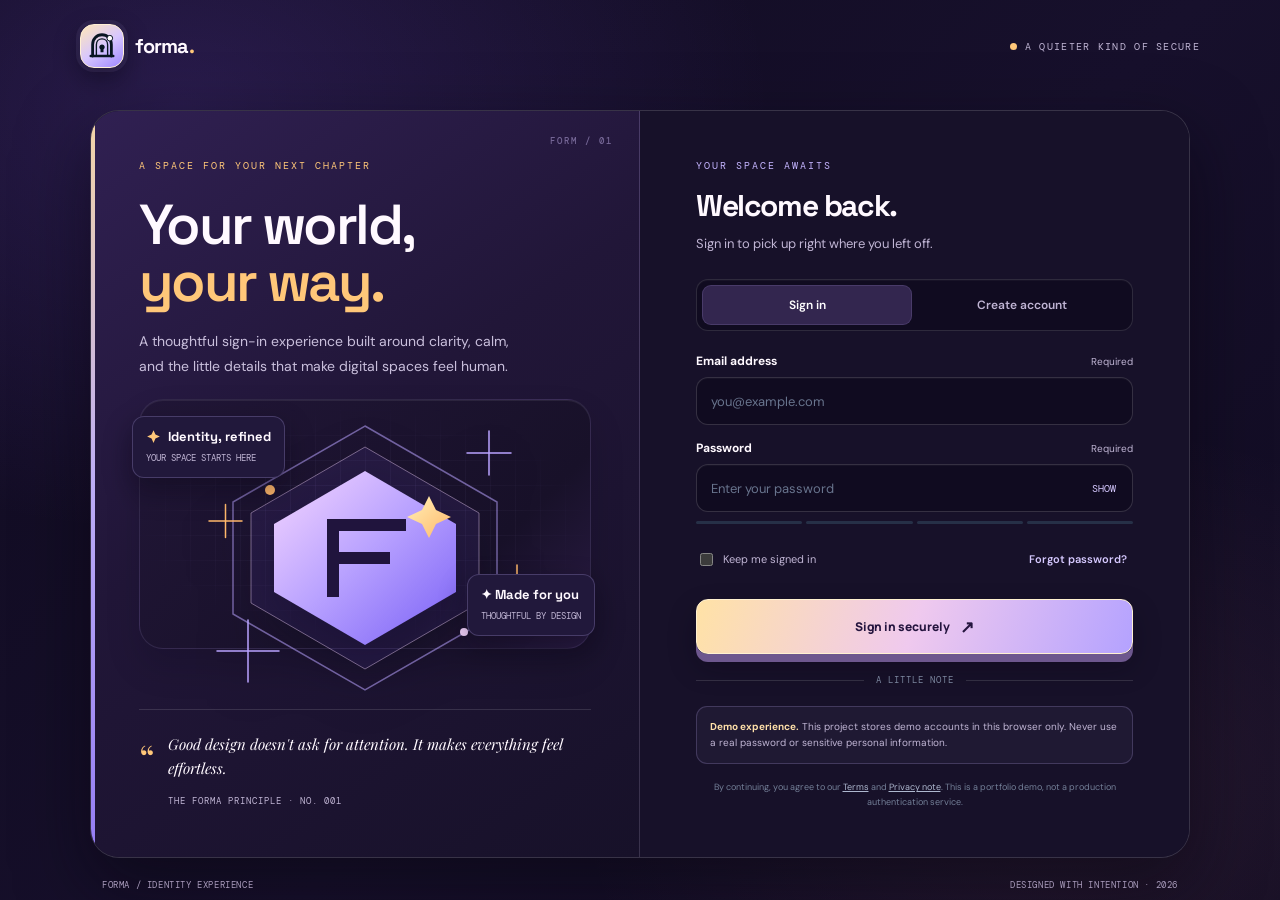
<file: WebDev-L2-Task4-LoginAuthentication/index.html>
<!doctype html>
<html lang="en"><head><meta charset="utf-8"><meta name="viewport" content="width=device-width,initial-scale=1"><meta name="theme-color" content="#171129"><meta name="color-scheme" content="dark"><link rel="icon" type="image/svg+xml" href="favicon.svg"><title>Forma — Secure access, thoughtfully designed</title><meta name="description" content="A polished responsive login and registration demo with inline validation, password strength feedback, and a personal dashboard.">
<link rel="preconnect" href="https://fonts.googleapis.com"><link rel="preconnect" href="https://fonts.gstatic.com" crossorigin>
<link href="https://fonts.googleapis.com/css2?family=DM+Mono:wght@400;500&family=DM+Sans:wght@400;500;600;700&family=Space+Grotesk:wght@400;500;600;700&family=Manrope:wght@400;500;600;700;800&family=Playfair+Display:ital,wght@0,500;0,600;1,500&display=swap" rel="stylesheet">
<style>
:root{--bg:#090d19;--panel:#101729;--line:#ffffff18;--text:#f4f5fb;--muted:#a5aec4;--mint:#9df4d0;--lilac:#b8a8ff;--danger:#ff8d9b}*{box-sizing:border-box}body{margin:0;min-height:100vh;background:var(--bg);color:var(--text);font-family:'DM Sans',sans-serif;overflow-x:hidden}body:before{content:"";position:fixed;inset:0;pointer-events:none;background:radial-gradient(ellipse at 12% 18%,#7970ff29,transparent 35%),radial-gradient(ellipse at 88% 80%,#5aedbc1c,transparent 32%);z-index:-1}.ambient{position:fixed;width:350px;height:350px;border-radius:50%;filter:blur(75px);opacity:.14;pointer-events:none;animation:drift 15s ease-in-out infinite alternate}.a1{background:#8e7bff;left:-150px;top:15%}.a2{background:#68e9bb;right:-160px;bottom:4%;animation-delay:-6s}@keyframes drift{to{transform:translate(65px,-45px) scale(1.15)}}.topbar{max-width:1180px;margin:auto;padding:26px 30px;display:flex;justify-content:space-between;align-items:center}.brand{display:flex;align-items:center;gap:11px;color:var(--text);text-decoration:none}.mark{width:42px;height:42px;border-radius:14px;background:linear-gradient(145deg,#a8f3d5 0%,#6bd9c4 48%,#b8f5e5 100%);display:grid;place-items:center;color:#081522;box-shadow:0 5px 18px #6bd9c42b;border:1px solid #e3fff2a8;flex:0 0 auto}.brandname{font:800 18px Manrope;letter-spacing:-.7px}.brandname span{color:var(--mint)}.topnote{font:10px 'DM Mono';letter-spacing:1.3px;color:var(--muted);text-transform:uppercase}.dot{display:inline-block;width:7px;height:7px;border-radius:50%;background:var(--mint);box-shadow:0 0 12px var(--mint);margin-right:8px}.layout{width:min(1100px,calc(100% - 36px));margin:22px auto 48px;display:grid;grid-template-columns:1fr 1fr;min-height:650px;border:1px solid var(--line);border-radius:29px;overflow:hidden;background:#0f1627c9;box-shadow:0 28px 80px #0006;backdrop-filter:blur(20px);animation:rise .7s ease both}@keyframes rise{from{opacity:0;transform:translateY(18px)}to{opacity:1;transform:none}}.story{padding:48px;display:flex;flex-direction:column;justify-content:space-between;border-right:1px solid var(--line);background:linear-gradient(145deg,#9384ff1c,#6ff6c50a 55%,transparent);overflow:hidden}.eyebrow{font:10px 'DM Mono';letter-spacing:2px;text-transform:uppercase;color:var(--mint)}h1{font:500 clamp(40px,4.4vw,61px)/1.04 'Playfair Display';letter-spacing:-1.5px;margin:24px 0 18px}h1 em,.dash-title em{color:var(--mint)}.lead{color:var(--muted);font-size:14px;line-height:1.8;max-width:390px}.visual{height:225px;position:relative;margin:20px 0;display:grid;place-items:center}.orb{position:absolute;width:174px;height:174px;border-radius:44% 56% 62% 38% / 42% 40% 60% 58%;background:conic-gradient(from 25deg,#9df4d0,#9b8cff,#ff9fcf,#ffd58b,#79cfff,#9df4d0);filter:saturate(1.12);box-shadow:0 0 52px #9b8cff38,inset 0 0 25px #ffffff70;animation:morph 9s ease-in-out infinite, float 6s ease-in-out infinite}.orb:before{content:"";position:absolute;inset:12px;border-radius:inherit;background:radial-gradient(circle at 35% 28%,#fff9,transparent 23%),linear-gradient(145deg,#151d35a8,#1d1744a8);border:1px solid #ffffff65;backdrop-filter:blur(2px)}.orb:after{content:"✦";position:absolute;inset:0;display:grid;place-items:center;color:#fff;font-size:43px;text-shadow:0 0 22px #c9baff;animation:twinkle 2.8s ease-in-out infinite alternate}.orbit{position:absolute;width:290px;height:83px;border:1px solid #b8a8ff9c;border-radius:50%;transform:rotate(-22deg);animation:orbit 10s linear infinite}.orbit.two{width:265px;height:112px;border-color:#9df4d080;transform:rotate(50deg);animation-duration:15s;animation-direction:reverse}.sat{position:absolute;top:50%;left:50%;width:8px;height:8px;border-radius:50%;background:var(--mint);box-shadow:0 0 14px var(--mint);transform-origin:-140px 0;animation:satellite 10s linear infinite}.spark{position:absolute;width:4px;height:4px;background:white;border-radius:50%;box-shadow:0 0 10px white;animation:twinkle 2s infinite alternate}.s1{top:15%;left:15%}.s2{bottom:18%;right:18%;animation-delay:.8s}.s3{top:19%;right:14%;animation-delay:1.1s}.floatcard{position:absolute;padding:11px 13px;border:1px solid var(--line);border-radius:12px;background:#0d1425df;backdrop-filter:blur(12px);z-index:2}.floatcard b{display:block;font:700 13px Manrope}.floatcard small{font:9px 'DM Mono';color:var(--muted)}.fc1{left:0;top:15px}.fc2{right:0;bottom:14px}@keyframes spin{to{transform:rotate(360deg)}}@keyframes morph{0%,100%{border-radius:44% 56% 62% 38% / 42% 40% 60% 58%;transform:rotate(0)}50%{border-radius:61% 39% 42% 58% / 54% 62% 38% 46%;transform:rotate(12deg)}}@keyframes orbit{to{transform:rotate(338deg)}}@keyframes satellite{to{transform:rotate(360deg)}}@keyframes float{50%{translate:0 -8px}}@keyframes twinkle{to{opacity:.2;transform:scale(.6)}}.quote{display:flex;gap:13px;border-top:1px solid var(--line);padding-top:22px}.quote strong{font:38px 'Playfair Display';color:var(--lilac)}.quote p{font:italic 15px/1.6 'Playfair Display';margin:0 0 8px}.quote small{font:9px 'DM Mono';letter-spacing:1px;color:var(--muted)}.auth{padding:48px clamp(25px,4.8vw,56px);display:flex;flex-direction:column;justify-content:center}.mobilebrand{display:none;margin-bottom:25px}.formhead{margin-bottom:25px}.formhead .eyebrow{color:var(--lilac)}h2{font:800 30px Manrope;letter-spacing:-1px;margin:14px 0 8px}.sub{font-size:13px;line-height:1.65;color:var(--muted);margin:0}.tabs{display:grid;grid-template-columns:1fr 1fr;gap:5px;background:#090f1d;border:1px solid var(--line);padding:5px;border-radius:12px;margin-bottom:22px}.tab{border:0;background:none;color:var(--muted);padding:12px;border-radius:9px;font:600 12px 'DM Sans';cursor:pointer;transition:.2s}.tab.active{background:#222c43;color:white;box-shadow:inset 0 0 0 1px #ffffff0c}.field{margin-bottom:15px}.row{display:flex;justify-content:space-between;align-items:center;margin-bottom:8px}.field label{font-size:12px;font-weight:700}.hint{font-size:10px;color:var(--muted)}.inputwrap{position:relative}.inputwrap input{width:100%;border:1px solid #ffffff20;background:#0b1221;color:white;border-radius:11px;padding:14px 55px 14px 14px;font:13px 'DM Sans';outline:none;transition:.2s}.inputwrap input:focus{border-color:#9df4d0b0;box-shadow:0 0 0 4px #9df4d015}.inputwrap input::placeholder{color:#68748d}.inputwrap input[aria-invalid=true]{border-color:var(--danger)}.toggle{position:absolute;right:9px;top:50%;transform:translateY(-50%);border:0;background:none;color:var(--muted);font:10px 'DM Mono';cursor:pointer;padding:8px}.toggle:hover{color:var(--mint)}.error{display:none;color:var(--danger);font-size:11px;margin:7px 0 0}.error.show{display:block}.strength{display:flex;gap:4px;margin-top:9px}.strength span{height:3px;border-radius:4px;background:#263047;flex:1}.strengthlabel{font:10px 'DM Mono';color:var(--muted);margin-top:6px}.options{display:flex;justify-content:space-between;align-items:center;gap:10px;margin:4px 0 20px;font-size:11px;color:var(--muted)}.check{display:flex;align-items:center;gap:7px}.check input{accent-color:var(--mint)}.textbtn{border:0;background:none;color:var(--mint);font:600 11px 'DM Sans';cursor:pointer}.primary{width:100%;border:0;border-radius:11px;padding:15px;background:linear-gradient(100deg,var(--mint),#b9f4df 48%,var(--lilac));color:#101629;font:800 12px Manrope;cursor:pointer;display:flex;align-items:center;justify-content:center;gap:10px;transition:.2s;box-shadow:0 10px 28px #9df4d01c}.primary:hover{transform:translateY(-2px);box-shadow:0 14px 34px #9df4d02b}.primary:active{transform:none}.arrow{font-size:17px}.divider{display:flex;align-items:center;gap:12px;color:#7c879f;font:9px 'DM Mono';letter-spacing:1px;margin:20px 0}.divider:before,.divider:after{content:"";height:1px;background:var(--line);flex:1}.note{border:1px solid #b8a8ff30;background:#b8a8ff0d;padding:12px 13px;border-radius:11px;color:var(--muted);font-size:10px;line-height:1.6}.note b{color:#ddd5ff}.legal{font-size:9px;line-height:1.6;color:#737f97;text-align:center;margin:16px 0 0}.legal a{color:#aeb8cf}.toast{position:fixed;right:20px;bottom:20px;z-index:5;max-width:350px;background:#17253a;border:1px solid #ffffff25;border-radius:13px;padding:14px 16px;box-shadow:0 20px 60px #0006;font-size:12px;transform:translateY(140%);opacity:0;transition:.3s}.toast.show{transform:none;opacity:1}.dashboard{display:none;grid-column:1/-1;padding:clamp(28px,6vw,65px);min-height:620px;background:radial-gradient(ellipse at 80% 10%,#9df4d018,transparent 35%)}.dashboard.show{display:block;animation:rise .45s both}.dashTop{display:flex;justify-content:space-between;align-items:center;gap:14px;flex-wrap:wrap}.pill{font:9px 'DM Mono';letter-spacing:1px;border:1px solid #9df4d04a;color:var(--mint);padding:8px 11px;border-radius:99px;text-transform:uppercase}.logout{border:1px solid var(--line);background:none;color:white;padding:10px 14px;border-radius:9px;cursor:pointer}.dash-title{font:500 clamp(38px,6vw,66px)/1.05 'Playfair Display';margin:42px 0 13px}.dashcopy{color:var(--muted);line-height:1.8;max-width:620px}.dashgrid{display:grid;grid-template-columns:repeat(3,1fr);gap:14px;margin:35px 0}.dashcard{border:1px solid var(--line);background:#111a2b;border-radius:16px;padding:22px}.dashcard h3{font:700 14px Manrope;margin:18px 0 8px}.dashcard p{font-size:11px;line-height:1.7;color:var(--muted)}.dashnav{display:flex;gap:8px;flex-wrap:wrap;margin:22px 0}.dashnav button{border:1px solid var(--line);background:#ffffff08;color:var(--muted);padding:10px 13px;border-radius:10px;font:600 11px 'DM Sans';cursor:pointer;transition:.2s}.dashnav button:hover,.dashnav button.active{color:var(--text);border-color:#9df4d066;background:#9df4d012}.dashpanel{border:1px solid var(--line);background:#111a2b;border-radius:16px;padding:22px;margin:14px 0;animation:rise .3s both}.dashpanel h3{font:700 16px Manrope;margin:0 0 10px}.dashpanel p,.dashpanel li{font-size:12px;line-height:1.8;color:var(--muted)}.dashpanel[hidden]{display:none}.cursor-dot,.cursor-ring{position:fixed;left:0;top:0;pointer-events:none;z-index:20;border-radius:50%;opacity:0;transform:translate(-50%,-50%)}.cursor-dot{width:6px;height:6px;background:#9df4d0;box-shadow:0 0 15px #9df4d0}.cursor-ring{width:30px;height:30px;border:1px solid #b8a8ff;box-shadow:0 0 18px #b8a8ff30;transition:width .2s,height .2s,border-color .2s}.cursor-ring.hover{width:44px;height:44px;border-color:#9df4d0}.resetbox{position:fixed;inset:0;z-index:15;display:none;place-items:center;padding:20px;background:#050816c9;backdrop-filter:blur(12px)}.resetbox.show{display:grid;animation:fadeIn .2s both}.resetcard{width:min(430px,100%);padding:28px;border:1px solid #ffffff25;border-radius:22px;background:#101729;box-shadow:0 28px 90px #0009;animation:rise .3s both}.resetcard h3{font:800 23px Manrope;margin:0 0 8px}.resetcard p{font-size:12px;line-height:1.7;color:var(--muted)}.resetcard .field{margin-top:17px}.resetactions{display:flex;gap:9px;margin-top:18px}.resetactions button{flex:1}.secondary{border:1px solid var(--line);border-radius:11px;background:#ffffff08;color:var(--text);padding:13px;font:700 12px Manrope;cursor:pointer}.cursor-dot,.cursor-ring{display:none}.toast{max-width:min(350px,calc(100vw - 32px))}@keyframes fadeIn{from{opacity:0}to{opacity:1}}.foot{max-width:1100px;margin:-27px auto 28px;padding:0 12px;display:flex;justify-content:space-between;color:#647089;font:9px 'DM Mono';letter-spacing:.6px}
@media(max-width:800px){.layout{grid-template-columns:1fr;max-width:580px;margin-top:10px}.story{display:none}.auth{padding:32px clamp(22px,7vw,45px)}.mobilebrand{display:flex}.topnote{display:none}.dashgrid{grid-template-columns:1fr}.foot{padding:0 22px;gap:10px;flex-wrap:wrap}.topbar{padding:20px 23px}}@media(max-width:420px){.layout{width:calc(100% - 20px);border-radius:21px}.auth{padding:25px 18px}h2{font-size:27px}.options{font-size:10px}}@media(prefers-reduced-motion:reduce){*,*:before,*:after{animation-duration:.01ms!important;animation-iteration-count:1!important;scroll-behavior:auto!important;transition-duration:.01ms!important}}

/* FORMA VISUAL REFRESH — static editorial artwork, no motion */
:root{--bg:#100b20;--panel:#1b1430;--line:#ffffff20;--text:#fff9ff;--muted:#c0b5d4;--mint:#f3c7ff;--lilac:#a997ff;--danger:#ff879d;--accent-gold:#ffc779}
* ,*::before,*::after{animation:none!important;transition:none!important;scroll-behavior:auto!important}
body{background:#100b20;color:var(--text);font-family:'DM Sans',sans-serif}
body:before{background:radial-gradient(ellipse at 14% 12%,#8e5dff30,transparent 38%),radial-gradient(ellipse at 84% 88%,#ff9bba16,transparent 33%),linear-gradient(135deg,#100b20 0%,#17102c 55%,#100b20 100%)}
.ambient{display:none!important}
.topbar{padding-top:24px;padding-bottom:20px}.brandname{font-family:'Space Grotesk',sans-serif;font-size:20px;letter-spacing:-.9px}.brandname span{color:#ffc779}.mark{width:44px;height:44px;border-radius:14px;background:linear-gradient(145deg,#ffe1b4,#c5b5ff 62%,#8b6cff);color:#21123f;box-shadow:0 8px 25px #a997ff30}
.dot{background:#ffc779;box-shadow:none}
.layout{background:#171129;border-color:#ffffff24;box-shadow:0 26px 70px #05030c80;backdrop-filter:none;animation:none;min-height:660px}
.story{background:linear-gradient(145deg,#28194a 0%,#1b1430 52%,#171129 100%);border-right-color:#ffffff20;position:relative}
.story:before{content:'FORM / 01';position:absolute;right:26px;top:24px;font:500 9px 'DM Mono';letter-spacing:2px;color:#d5c4ff75}
.eyebrow{color:#ffc779}.formhead .eyebrow{color:#c5b5ff}h1{font-family:'Space Grotesk',sans-serif;font-weight:600;letter-spacing:-2.6px;line-height:1.02}h1 em,.dash-title em{color:#ffc779;font-style:normal}.lead{color:#c9bfdc}.visual{height:250px}.visual-art{isolation:isolate;overflow:visible}.art-grid{position:absolute;inset:10px 0;background-image:linear-gradient(#c5b5ff12 1px,transparent 1px),linear-gradient(90deg,#c5b5ff12 1px,transparent 1px);background-size:25px 25px;mask-image:radial-gradient(ellipse at center,#000 15%,transparent 76%);z-index:-1}.forma-hero-svg{width:min(100%,420px);height:100%;overflow:visible;filter:drop-shadow(0 16px 25px #08041370)}.floatcard{background:#21183b;border-color:#ffffff27;backdrop-filter:none;box-shadow:0 12px 28px #08041340}.floatcard b{display:flex;align-items:center;gap:7px;font-family:'Space Grotesk',sans-serif}.floatcard b svg{color:#ffc779}.fc1{left:-8px;top:16px}.fc2{right:-5px;bottom:12px}.quote{border-top-color:#ffffff20}.quote strong{color:#ffc779}.quote p{font-family:'Playfair Display',serif}.auth{background:#171129}.formhead h2{font-family:'Space Grotesk',sans-serif;letter-spacing:-1.4px}.tabs{background:#100b20;border-color:#ffffff20}.tab{font-family:'DM Sans',sans-serif}.tab.active{background:#33264f;box-shadow:inset 0 0 0 1px #c5b5ff25;color:#fff}.inputwrap input{background:#100b20;border-color:#ffffff27;border-radius:12px}.inputwrap input:focus{border-color:#c5b5ff;box-shadow:0 0 0 4px #a997ff1c}.toggle,.textbtn{color:#d6c9ff}.toggle:hover{color:#ffc779}.primary{background:linear-gradient(100deg,#ffe0a9 0%,#e8c9ff 53%,#aa9aff 100%);color:#24143e;box-shadow:0 12px 28px #8b6cff22;border-radius:12px}.primary:hover{transform:none;box-shadow:0 12px 28px #8b6cff22}.note{border-color:#c5b5ff35;background:#c5b5ff0c}.note b{color:#ffe0a9}.dashboard{background:radial-gradient(ellipse at 80% 10%,#a997ff1a,transparent 38%),linear-gradient(140deg,#1b1430,#171129)}.dashboard.show{animation:none}.dash-title{font-family:'Space Grotesk',sans-serif;letter-spacing:-2px}.pill{color:#ffe0a9;border-color:#ffc77955}.dashcard{background:#21183b;border-color:#ffffff20}.dashcard h3{font-family:'Space Grotesk',sans-serif}.logout,.secondary{border-color:#ffffff2b}.resetcard{background:#21183b;border-color:#ffffff25}.toast{background:#21183b;border-color:#ffffff2b}.foot{color:#a99bbc}
@media(max-width:760px){.story{border-right:0;border-bottom:1px solid var(--line)}.visual{height:220px}.floatcard{padding:9px 10px}.fc1{left:0}.fc2{right:0}.layout{min-height:0}}
@media(prefers-reduced-motion:reduce){*,*::before,*::after{animation:none!important;transition:none!important}}
/* Final static-design pass: no motion, stronger contrast, crisp brand mark and artwork. */
*,*::before,*::after{animation:none!important;transition:none!important;scroll-behavior:auto!important}
.mark{background:linear-gradient(145deg,#ffe7b8 0%,#d7c6ff 52%,#9d86ff 100%);border:1px solid #fff0d5;box-shadow:0 0 0 4px #c5b5ff13,0 10px 26px #05030c70;border-radius:14px}
.mark svg{display:block;overflow:visible}
.story{background:linear-gradient(145deg,#302052 0%,#211638 44%,#171129 100%)}
.story:after{content:"";position:absolute;left:0;top:0;bottom:0;width:4px;background:linear-gradient(#ffe0a9,#c5b5ff,#9b82ff);opacity:.95}
.visual-art{border:1px solid #c5b5ff20;border-radius:24px;background:linear-gradient(135deg,#211637 0%,#181129 72%,#2a1b44 100%);box-shadow:inset 0 1px 0 #ffffff12,0 18px 34px #08041325;padding:8px}
.forma-hero-svg{filter:drop-shadow(0 18px 24px #08041365)}
.floatcard{border-color:#c5b5ff3b;box-shadow:0 12px 28px #08041360}
.primary{background:linear-gradient(110deg,#ffe2a6 0%,#efc9ee 50%,#b4a2ff 100%);border:1px solid #fff1d1;box-shadow:0 8px 0 #6d578e,0 13px 28px #08041350}
.primary:hover,.primary:active{transform:none;box-shadow:0 8px 0 #6d578e,0 13px 28px #08041350}
.tabs,.inputwrap input,.dashpanel,.dashcard,.resetcard{box-shadow:inset 0 1px 0 #ffffff08}
.tab:focus-visible,.primary:focus-visible,.textbtn:focus-visible,.toggle:focus-visible,.dashnav button:focus-visible,.logout:focus-visible,.secondary:focus-visible{outline:2px solid #ffe0a9;outline-offset:3px}
@media(max-width:760px){.story{display:flex;padding:30px 25px 25px}.visual{height:205px}.quote{margin-top:8px}.layout{grid-template-columns:1fr}.story:after{height:4px;width:auto;right:0;bottom:auto}.auth{padding:32px 25px}}
@media(max-width:480px){.story{padding:26px 20px 20px}h1{font-size:43px}.visual{height:185px}.floatcard{padding:8px}.floatcard b{font-size:11px}.floatcard small{font-size:8px}.fc1{left:-2px}.fc2{right:-2px}.auth{padding:26px 20px}}
/* Accessibility and static visual QA refinements */
:focus-visible{outline:2px solid #ffe0a9;outline-offset:3px}
button,input,a{ -webkit-tap-highlight-color:transparent }
button:disabled{opacity:.55;cursor:not-allowed}
.error[role="alert"]{line-height:1.5}
.story,.auth,.dashboard{min-width:0}
.inputwrap input{min-height:48px}
.tab,.dashnav button,.logout,.secondary,.textbtn,.toggle{min-height:40px}
.resetbox{overflow-y:auto}
@media(max-width:760px){.foot{margin:0 auto 22px;padding:0 22px;gap:12px;flex-wrap:wrap}.topbar{padding-left:22px;padding-right:22px}.layout{width:min(100% - 24px,680px);margin-top:10px;border-radius:22px}}
</style></head><body><div class="ambient a1"></div><div class="ambient a2"></div>
<header class="topbar"><a class="brand" href="#"><span class="mark" aria-label="Forma logo"><svg viewBox="0 0 48 48" width="30" height="30" role="img" aria-label="Forma secure doorway logo"><path d="M9 40V21.5C9 12.4 15.7 6 24 6s15 6.4 15 15.5V40" fill="none" stroke="#081522" stroke-width="4.5" stroke-linecap="round"/><path d="M15 40V22c0-5.6 3.8-9.5 9-9.5s9 3.9 9 9.5v18" fill="none" stroke="#081522" stroke-width="2.2" stroke-linecap="round"/><path d="M24 21.5a4.3 4.3 0 0 0-2.4 7.9V34h4.8v-4.6a4.3 4.3 0 0 0-2.4-7.9Z" fill="#081522"/><path d="M6 40h36" stroke="#081522" stroke-width="4" stroke-linecap="round"/><circle cx="36.5" cy="11.5" r="4.5" fill="#fff" stroke="#081522" stroke-width="1.6"/></svg></span><span class="brandname">forma<span>.</span></span></a><div class="topnote"><span class="dot"></span>A quieter kind of secure</div></header>
<main class="layout" id="app">
<section class="story"><div><div class="eyebrow">A SPACE FOR YOUR NEXT CHAPTER</div><h1>Your world,<br><em>your way.</em></h1><p class="lead">A thoughtful sign-in experience built around clarity, calm, and the little details that make digital spaces feel human.</p><div class="visual visual-art" aria-label="Forma identity illustration"><div class="art-grid"></div><svg class="forma-hero-svg" viewBox="0 0 420 300" role="img" aria-labelledby="heroSvgTitle"><title id="heroSvgTitle">Forma geometric identity emblem</title><defs><linearGradient id="formaGradient" x1="0" y1="0" x2="1" y2="1"><stop offset="0" stop-color="#F6D6FF"/><stop offset=".48" stop-color="#B9A2FF"/><stop offset="1" stop-color="#7960F6"/></linearGradient><linearGradient id="formaGold" x1="0" y1="0" x2="1" y2="1"><stop offset="0" stop-color="#FFF0B7"/><stop offset="1" stop-color="#FFB86B"/></linearGradient></defs><path d="M210 18 342 94v112l-132 76L78 206V94Z" fill="none" stroke="#B9A2FF" stroke-opacity=".55" stroke-width="1.5"/><path d="M210 39 324 105v90l-114 66L96 195v-90Z" fill="#7C5CF6" fill-opacity=".10" stroke="#F6D6FF" stroke-opacity=".42"/><path d="M210 63 301 116v68l-91 53-91-53v-68Z" fill="url(#formaGradient)"/><path d="M178 183V117h67M178 150h51" fill="none" stroke="#20143D" stroke-width="12" stroke-linecap="square"/><path d="m274 88 7 14 15 7-15 7-7 14-7-14-15-7 15-7Z" fill="url(#formaGold)"/><circle cx="115" cy="82" r="5" fill="#FFB86B"/><circle cx="309" cy="224" r="4" fill="#F6D6FF"/><path d="M62 243h62m-31-31v62M312 45h44m-22-22v44" stroke="#B9A2FF" stroke-width="1.5" stroke-linecap="round"/><path d="M54 113h33M70.5 96.5v33M350 169h24m-12-12v24" stroke="#FFB86B" stroke-width="1.5" stroke-linecap="round"/></svg><div class="floatcard fc1"><b><svg viewBox="0 0 20 20" width="15" height="15" aria-hidden="true"><path d="M10 1.5 12.6 7.4 18.5 10l-5.9 2.6L10 18.5l-2.6-5.9L1.5 10l5.9-2.6Z" fill="currentColor"/></svg> Identity, refined</b><small>YOUR SPACE STARTS HERE</small></div><div class="floatcard fc2"><b>✦ Made for you</b><small>THOUGHTFUL BY DESIGN</small></div></div></div><div class="quote"><strong>“</strong><div><p>Good design doesn't ask for attention. It makes everything feel effortless.</p><small>THE FORMA PRINCIPLE · NO. 001</small></div></div></section>
<section class="auth" id="authPanel"><div class="mobilebrand"><a class="brand" href="#"><span class="mark" aria-label="Forma logo"><svg viewBox="0 0 48 48" width="30" height="30" role="img" aria-label="Forma secure doorway logo"><path d="M9 40V21.5C9 12.4 15.7 6 24 6s15 6.4 15 15.5V40" fill="none" stroke="#081522" stroke-width="4.5" stroke-linecap="round"/><path d="M15 40V22c0-5.6 3.8-9.5 9-9.5s9 3.9 9 9.5v18" fill="none" stroke="#081522" stroke-width="2.2" stroke-linecap="round"/><path d="M24 21.5a4.3 4.3 0 0 0-2.4 7.9V34h4.8v-4.6a4.3 4.3 0 0 0-2.4-7.9Z" fill="#081522"/><path d="M6 40h36" stroke="#081522" stroke-width="4" stroke-linecap="round"/><circle cx="36.5" cy="11.5" r="4.5" fill="#fff" stroke="#081522" stroke-width="1.6"/></svg></span><span class="brandname">forma<span>.</span></span></a></div><div class="formhead"><div class="eyebrow" id="eyebrow">YOUR SPACE AWAITS</div><h2 id="formTitle">Welcome back.</h2><p class="sub" id="subtitle">Sign in to pick up right where you left off.</p></div>
<div class="tabs" role="tablist"><button class="tab active" id="loginTab" role="tab" aria-selected="true">Sign in</button><button class="tab" id="registerTab" role="tab" aria-selected="false">Create account</button></div>
<form id="form" novalidate><div class="field" id="nameField" hidden><div class="row"><label for="name">Your name</label></div><div class="inputwrap"><input id="name" autocomplete="name" placeholder="e.g. Alex Morgan" maxlength="60"></div><p class="error" id="nameError"></p></div>
<div class="field"><div class="row"><label for="email">Email address</label><span class="hint">Required</span></div><div class="inputwrap"><input id="email" type="email" autocomplete="email" placeholder="you@example.com" maxlength="254" required></div><p class="error" id="emailError"></p></div>
<div class="field"><div class="row"><label for="password">Password</label><span class="hint" id="passHint">Required</span></div><div class="inputwrap"><input id="password" type="password" autocomplete="current-password" placeholder="Enter your password" minlength="8" required><button class="toggle" type="button" data-target="password">SHOW</button></div><div class="strength" id="strength" hidden><span></span><span></span><span></span><span></span></div><div class="strengthlabel" id="strengthLabel" hidden>Password strength: —</div><p class="error" id="passwordError"></p></div>
<div class="field" id="confirmField" hidden><div class="row"><label for="confirm">Confirm password</label></div><div class="inputwrap"><input id="confirm" type="password" autocomplete="new-password" placeholder="Type it once more"><button class="toggle" type="button" data-target="confirm">SHOW</button></div><p class="error" id="confirmError"></p></div>
<div class="options" id="options"><label class="check"><input id="remember" type="checkbox"> Keep me signed in</label><button class="textbtn" id="forgot" type="button">Forgot password?</button></div><button class="primary" id="submit" type="submit"><span id="submitText">Sign in securely</span><span class="arrow">↗</span></button></form>
<div class="divider">A LITTLE NOTE</div><div class="note"><b>Demo experience.</b> This project stores demo accounts in this browser only. Never use a real password or sensitive personal information.</div><p class="legal">By continuing, you agree to our <a href="#" id="terms">Terms</a> and <a href="#" id="privacy">Privacy note</a>. This is a portfolio demo, not a production authentication service.</p></section>
<section class="dashboard" id="dashboard" aria-live="polite"><div class="dashTop"><a class="brand" href="#"><span class="mark" aria-label="Forma logo"><svg viewBox="0 0 48 48" width="30" height="30" role="img" aria-label="Forma secure doorway logo"><path d="M9 40V21.5C9 12.4 15.7 6 24 6s15 6.4 15 15.5V40" fill="none" stroke="#081522" stroke-width="4.5" stroke-linecap="round"/><path d="M15 40V22c0-5.6 3.8-9.5 9-9.5s9 3.9 9 9.5v18" fill="none" stroke="#081522" stroke-width="2.2" stroke-linecap="round"/><path d="M24 21.5a4.3 4.3 0 0 0-2.4 7.9V34h4.8v-4.6a4.3 4.3 0 0 0-2.4-7.9Z" fill="#081522"/><path d="M6 40h36" stroke="#081522" stroke-width="4" stroke-linecap="round"/><circle cx="36.5" cy="11.5" r="4.5" fill="#fff" stroke="#081522" stroke-width="1.6"/></svg></span><span class="brandname">forma<span>.</span></span></a><div><span class="pill"><span class="dot"></span>SESSION ACTIVE</span> <button class="logout" id="logout">Sign out ↗</button></div></div><div class="eyebrow" style="margin-top:60px">YOU'RE RIGHT WHERE YOU BELONG</div><h2 class="dash-title">Welcome to your<br><em>own little universe.</em></h2><p class="dashcopy" id="welcome">You made it in. Take a breath and make yourself at home.</p><nav class="dashnav" aria-label="Dashboard sections"><button class="active" data-panel="overviewPanel">Overview</button><button data-panel="securityPanel">Security guide</button><button data-panel="profilePanel">Your profile</button></nav><div class="dashpanel" id="overviewPanel"><h3>✦ Your space</h3><p>A clean slate for your ideas, plans, and next big thing. Your demo session is active in this browser.</p><p id="signedAt"></p></div><div class="dashpanel" id="securityPanel" hidden><h3>◈ Security, made simple</h3><ul><li>Use a unique password for every real account.</li><li>Never share passwords or verification codes.</li><li>Sign out on shared devices.</li><li>This portfolio demo stores credentials locally and is not suitable for real accounts.</li></ul></div><div class="dashpanel" id="profilePanel" hidden><h3>◎ Your profile</h3><p id="profileDetails"></p><button class="secondary" id="profileSignout" type="button">Sign out of this demo</button></div><div class="note"><b>Security reminder:</b> this is a front-end demonstration. Production authentication requires a backend, secure password hashing, HTTPS, and server-managed sessions.</div></section></main><div class="resetbox" id="resetbox" role="dialog" aria-modal="true" aria-labelledby="resetTitle"><div class="resetcard"><div class="eyebrow">ACCOUNT RECOVERY · DEMO</div><h3 id="resetTitle">Reset your password</h3><p>This local demo cannot email a reset link. If an account exists in this browser, you can set a new demo password here.</p><form id="resetForm" novalidate><div class="field"><label for="resetEmail">Email address</label><div class="inputwrap"><input id="resetEmail" type="email" autocomplete="email" placeholder="you@example.com" required></div><p class="error" id="resetEmailError"></p></div><div class="field"><label for="resetPassword">New password</label><div class="inputwrap"><input id="resetPassword" type="password" minlength="8" placeholder="At least 8 characters" required><button class="toggle" type="button" data-target="resetPassword">SHOW</button></div><p class="error" id="resetPasswordError"></p></div><div class="field"><label for="resetConfirm">Confirm new password</label><div class="inputwrap"><input id="resetConfirm" type="password" minlength="8" placeholder="Repeat new password" required></div><p class="error" id="resetConfirmError"></p></div><div class="resetactions"><button class="secondary" id="cancelReset" type="button">Cancel</button><button class="primary" type="submit">Update password ↗</button></div></form></div></div>
<footer class="foot"><span>FORMA / IDENTITY EXPERIENCE</span><span>DESIGNED WITH INTENTION · 2026</span></footer><div class="toast" id="toast" role="status"></div>
<script>
(()=>{const $=id=>document.getElementById(id);let mode='login';const key='forma_demo_users_v1',sess='forma_demo_session_v1';const users=()=>{try{return JSON.parse(localStorage.getItem(key)||'{}')}catch{return{}}};const toast=m=>{const t=$('toast');t.textContent='✦  '+m;t.classList.add('show');clearTimeout(toast.t);toast.t=setTimeout(()=>t.classList.remove('show'),3600)};const err=(id,m)=>{let e=$(id);if(!e)return;e.textContent=m;e.classList.toggle('show',!!m);e.setAttribute('role','alert');const fieldMap={nameError:'name',emailError:'email',passwordError:'password',confirmError:'confirm',resetEmailError:'resetEmail',resetPasswordError:'resetPassword',resetConfirmError:'resetConfirm'};const field=$(fieldMap[id]);if(field){field.setAttribute('aria-invalid',String(!!m));if(e.id)field.setAttribute('aria-describedby',e.id);if(!m)field.removeAttribute('aria-describedby')}};const clear=()=>['nameError','emailError','passwordError','confirmError'].forEach(i=>err(i,''));function setMode(m){mode=m;clear();let r=m==='register';$('loginTab').classList.toggle('active',!r);$('registerTab').classList.toggle('active',r);$('loginTab').setAttribute('aria-selected',String(!r));$('registerTab').setAttribute('aria-selected',String(r));$('nameField').hidden=!r;$('confirmField').hidden=!r;$('strength').hidden=!r;$('strengthLabel').hidden=!r;$('options').style.display=r?'none':'flex';$('formTitle').textContent=r?'Create your space.':'Welcome back.';$('subtitle').textContent=r?'A few details and you’re all set.':'Sign in to pick up right where you left off.';$('eyebrow').textContent=r?'A NEW CHAPTER STARTS HERE':'YOUR SPACE AWAITS';$('submitText').textContent=r?'Create my account':'Sign in securely';$('passHint').textContent=r?'8+ characters':'Required';$('password').autocomplete=r?'new-password':'current-password'}$('loginTab').onclick=()=>setMode('login');$('registerTab').onclick=()=>setMode('register');document.querySelectorAll('.toggle').forEach(b=>b.onclick=()=>{let i=$(b.dataset.target),s=i.type==='password';i.type=s?'text':'password';b.textContent=s?'HIDE':'SHOW';i.focus()});$('password').addEventListener('input',()=>{if(mode!=='register')return;let p=$('password').value,n=0;if(p.length>=8)n++;if(/[a-z]/.test(p)&&/[A-Z]/.test(p))n++;if(/\d/.test(p))n++;if(/[^A-Za-z0-9]/.test(p))n++;let labels=['Too short','Getting there','Fair','Strong','Excellent'],colors=['#ff8d9b','#ffbe7a','#f2df86','#9df4d0','#77e7b6'];[...$('strength').children].forEach((s,i)=>s.style.background=i<n?colors[n-1]:'#263047');$('strengthLabel').textContent='Password strength: '+(p?labels[n]:'—')});const validEmail=v=>/^[^\s@]+@[^\s@]+\.[^\s@]{2,}$/.test(v);function dashboard(name,email,remember){$('authPanel').style.display='none';$('dashboard').classList.add('show');$('welcome').textContent=`You’re signed in as ${email}. Take a breath, ${name||'friend'}—you’re home.`;$('profileDetails').textContent=`Name: ${name||'Not provided'} · Email: ${email}`;$('signedAt').textContent='Session opened: '+new Date().toLocaleString();let s=JSON.stringify({name,email});if(remember){sessionStorage.removeItem(sess);localStorage.setItem(sess,s)}else{localStorage.removeItem(sess);sessionStorage.setItem(sess,s)}}$('form').onsubmit=e=>{e.preventDefault();clear();let name=$('name').value.trim(),email=$('email').value.trim().toLowerCase(),password=$('password').value,confirm=$('confirm').value,ok=true;if(mode==='register'&&name.length<2){err('nameError','Please enter a name with at least 2 characters.');ok=false}if(!validEmail(email)){err('emailError','Enter a valid email address.');ok=false}if(password.length<8){err('passwordError','Use at least 8 characters.');ok=false}if(mode==='register'&&password!==confirm){err('confirmError','Those passwords don’t match yet.');ok=false}if(!ok)return;let data=users();if(mode==='register'){if(data[email]){err('emailError','An account with this email already exists. Try signing in.');return}data[email]={name,password};localStorage.setItem(key,JSON.stringify(data));toast('Demo account created. Now sign in!');setMode('login');$('email').value=email;$('password').value='';return}if(!data[email]){err('emailError','No demo account found. Create an account first.');return}if(data[email].password!==password){err('passwordError','That password doesn’t match this demo account.');return}dashboard(data[email].name,email,$('remember').checked)};let resetTrigger=null;$('forgot').onclick=()=>{resetTrigger=$('forgot');$('resetbox').classList.add('show');$('resetEmail').value=$('email').value;$('resetEmail').focus()};$('cancelReset').onclick=closeReset;$('resetbox').addEventListener('click',e=>{if(e.target===$('resetbox'))closeReset()});document.addEventListener('keydown',e=>{if(e.key==='Escape')closeReset()});function closeReset(){$('resetbox').classList.remove('show');['resetEmailError','resetPasswordError','resetConfirmError'].forEach(i=>err(i,''));if(resetTrigger)resetTrigger.focus()}$('resetForm').onsubmit=e=>{e.preventDefault();['resetEmailError','resetPasswordError','resetConfirmError'].forEach(i=>err(i,''));let email=$('resetEmail').value.trim().toLowerCase(),password=$('resetPassword').value,confirm=$('resetConfirm').value,ok=true;if(!validEmail(email)){err('resetEmailError','Enter a valid email address.');ok=false}if(password.length<8){err('resetPasswordError','Use at least 8 characters.');ok=false}if(password!==confirm){err('resetConfirmError','Those passwords do not match.');ok=false}if(!ok)return;let data=users();if(!data[email]){err('resetEmailError','No demo account with this email exists in this browser.');return}data[email].password=password;localStorage.setItem(key,JSON.stringify(data));$('email').value=email;$('password').value='';closeReset();toast('Demo password updated. You can now sign in.')};$('terms').onclick=e=>{e.preventDefault();toast('Demo terms: this interface is for learning and portfolio demonstration only.')};$('privacy').onclick=e=>{e.preventDefault();toast('Demo privacy: account data stays in this browser until cleared.')};document.querySelectorAll('[data-panel]').forEach(b=>b.addEventListener('click',()=>{document.querySelectorAll('[data-panel]').forEach(x=>x.classList.toggle('active',x===b));['overviewPanel','securityPanel','profilePanel'].forEach(id=>$(id).hidden=id!==b.dataset.panel)}));$('profileSignout').onclick=()=>$('logout').click();$('logout').onclick=()=>{localStorage.removeItem(sess);sessionStorage.removeItem(sess);$('dashboard').classList.remove('show');$('authPanel').style.display='flex';$('password').value='';setMode('login');scrollTo({top:0,behavior:'auto'});toast('You’ve signed out. See you next time.')};try{const persistent=localStorage.getItem(sess);const temporary=sessionStorage.getItem(sess);const raw=persistent||temporary;const s=JSON.parse(raw||'null');if(s&&s.email)dashboard(s.name,s.email,!!persistent)}catch{} })();</script></body></html>
</file>
